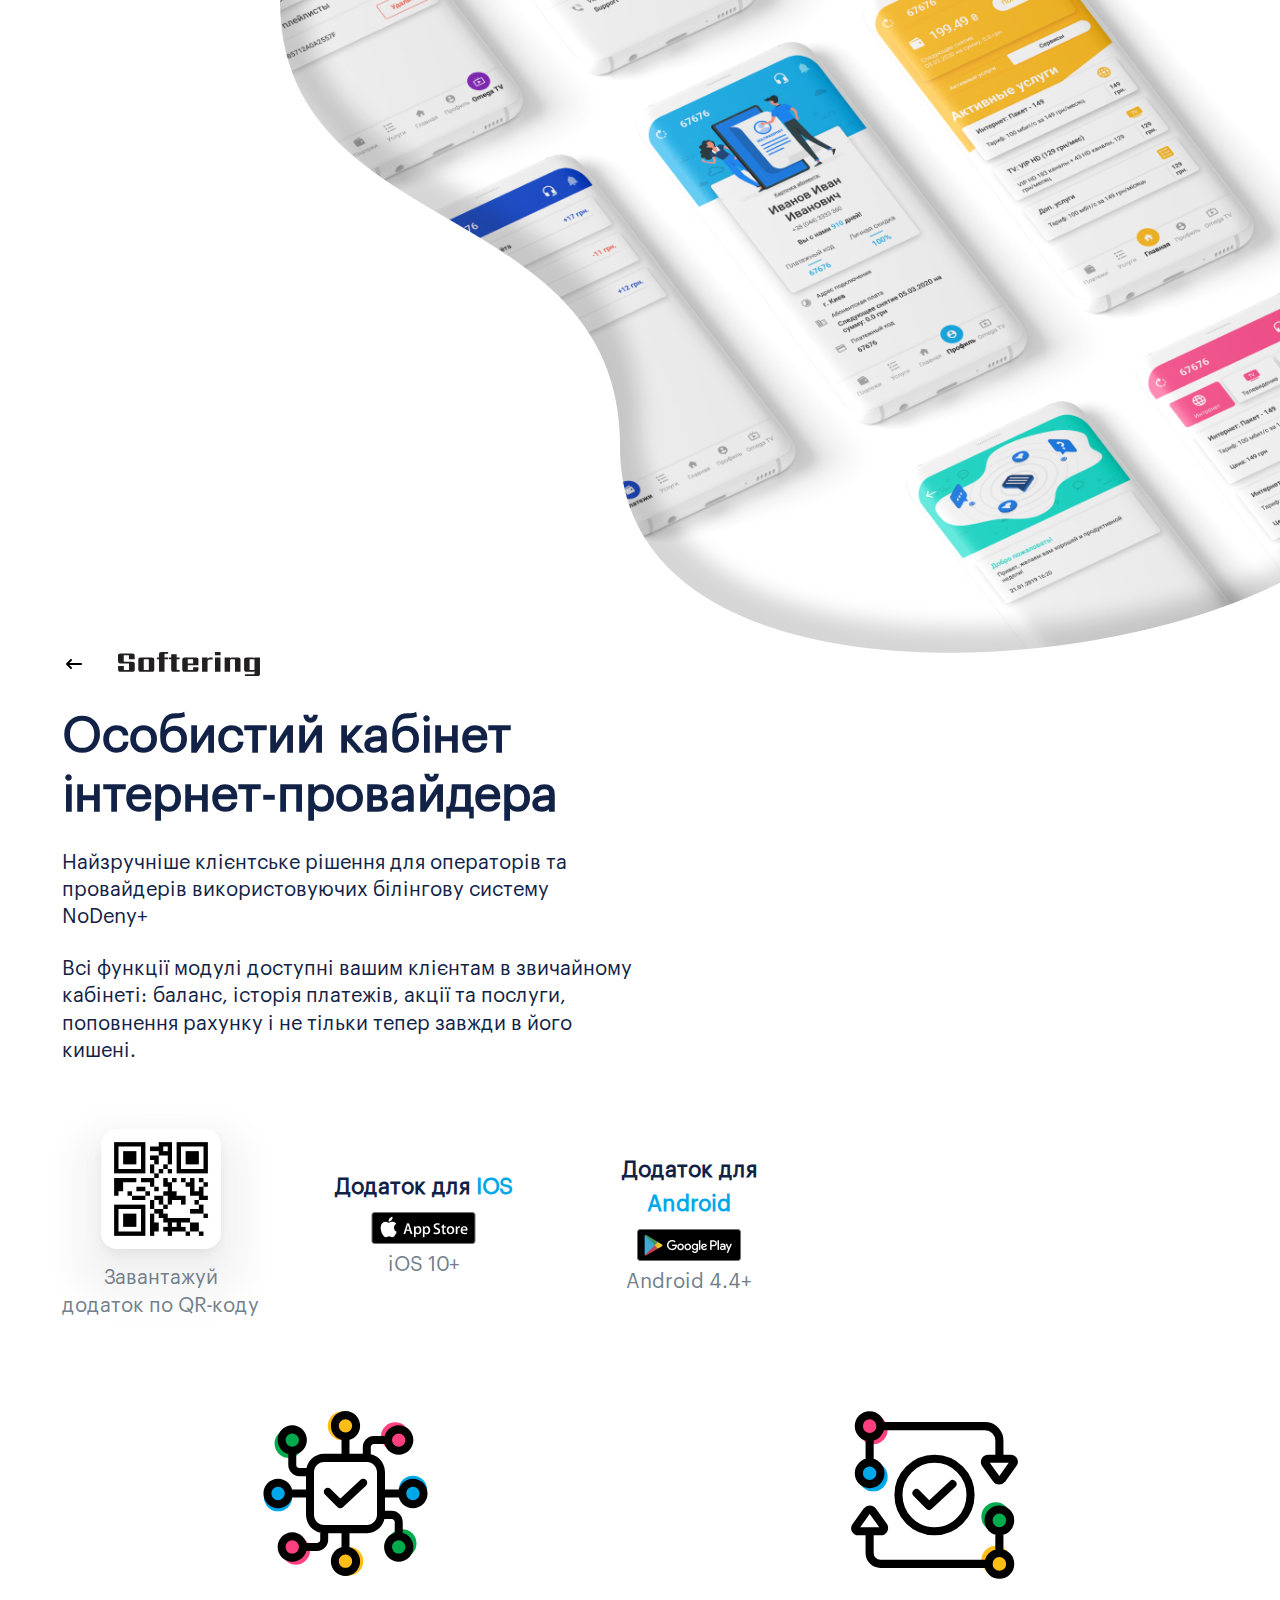
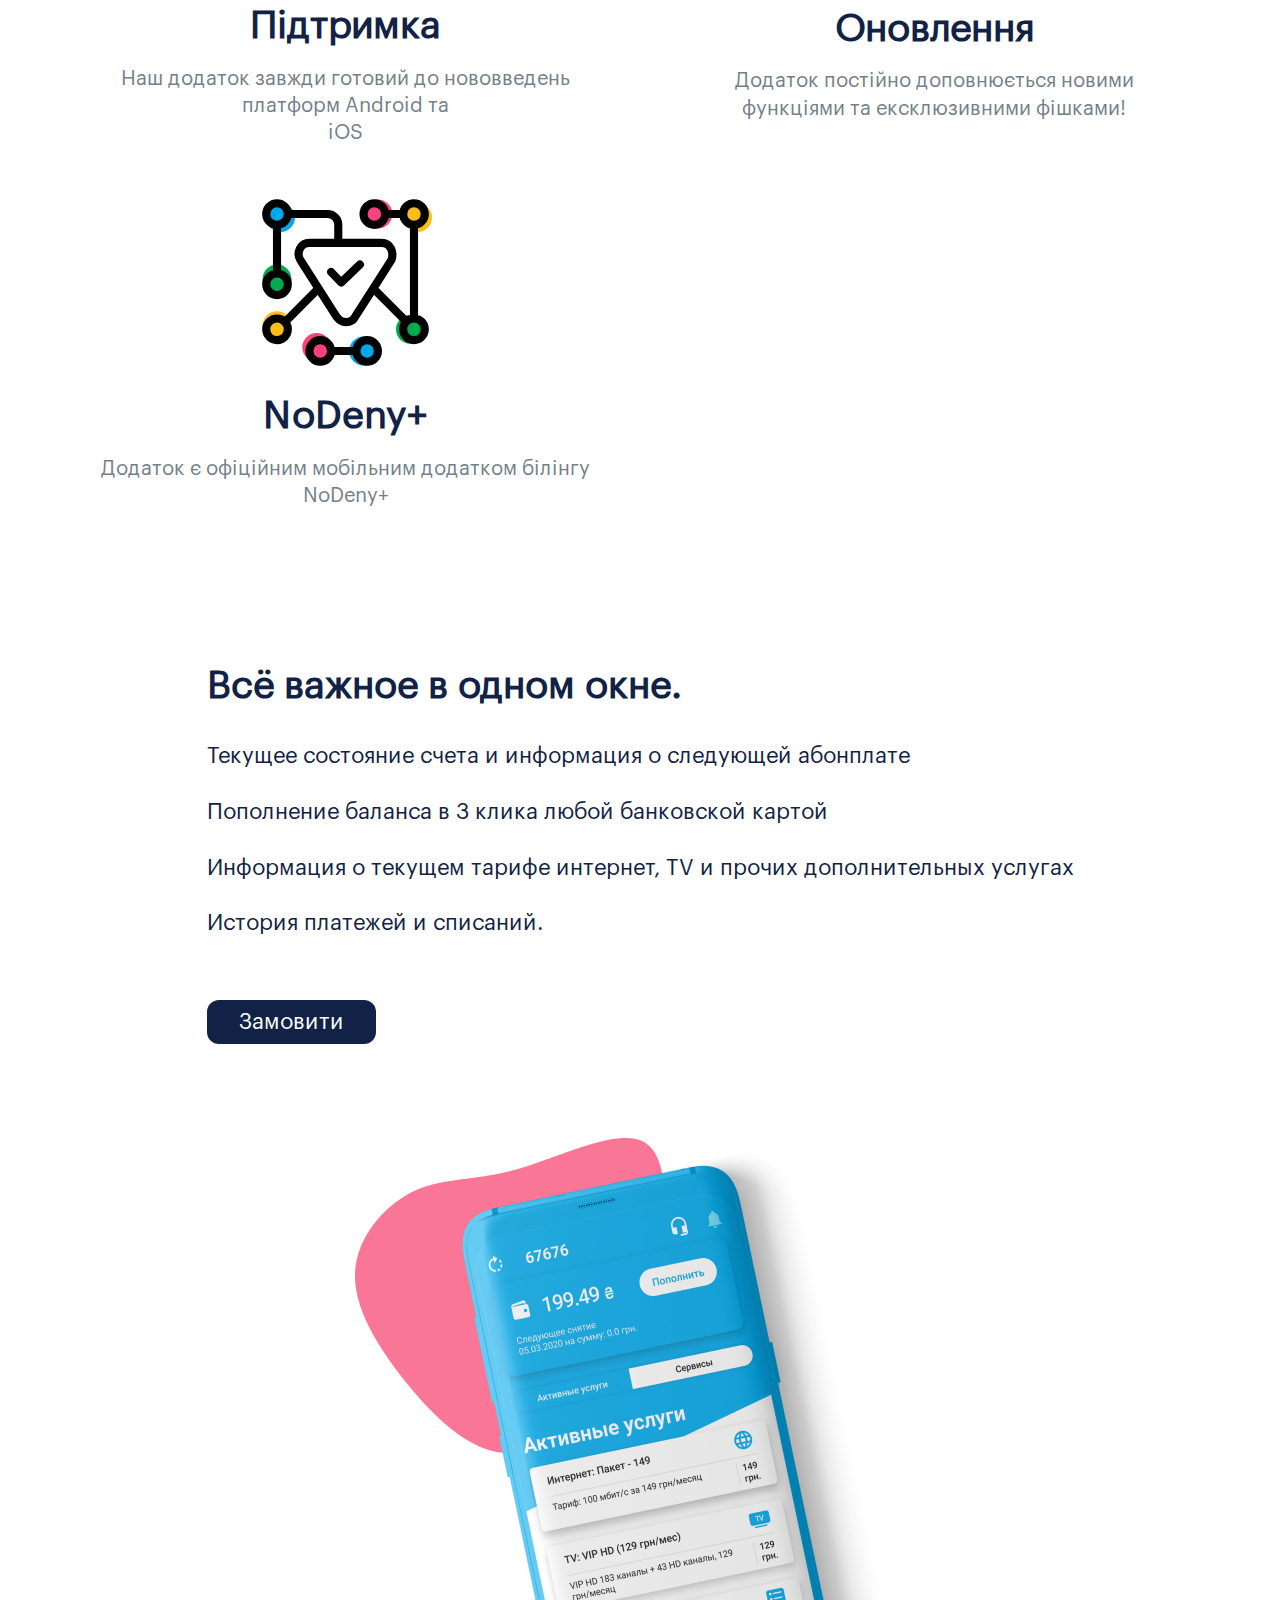
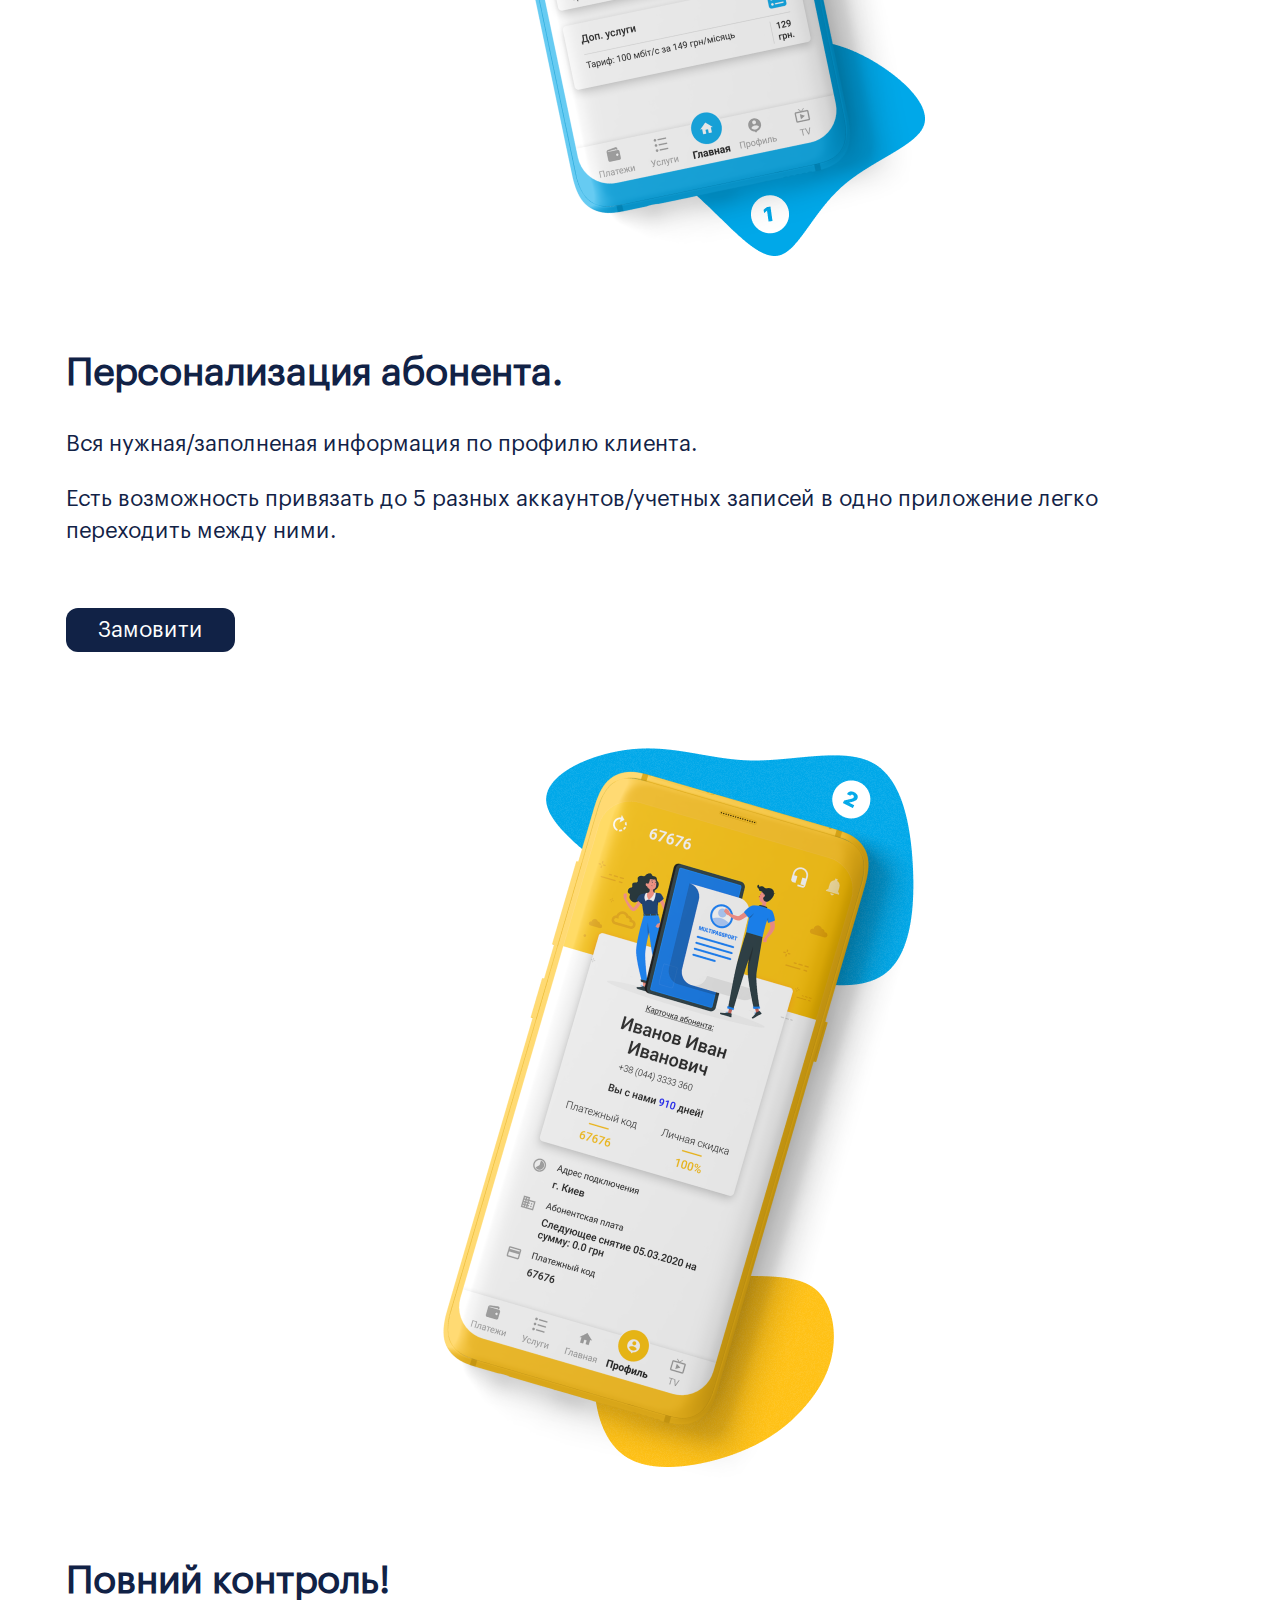
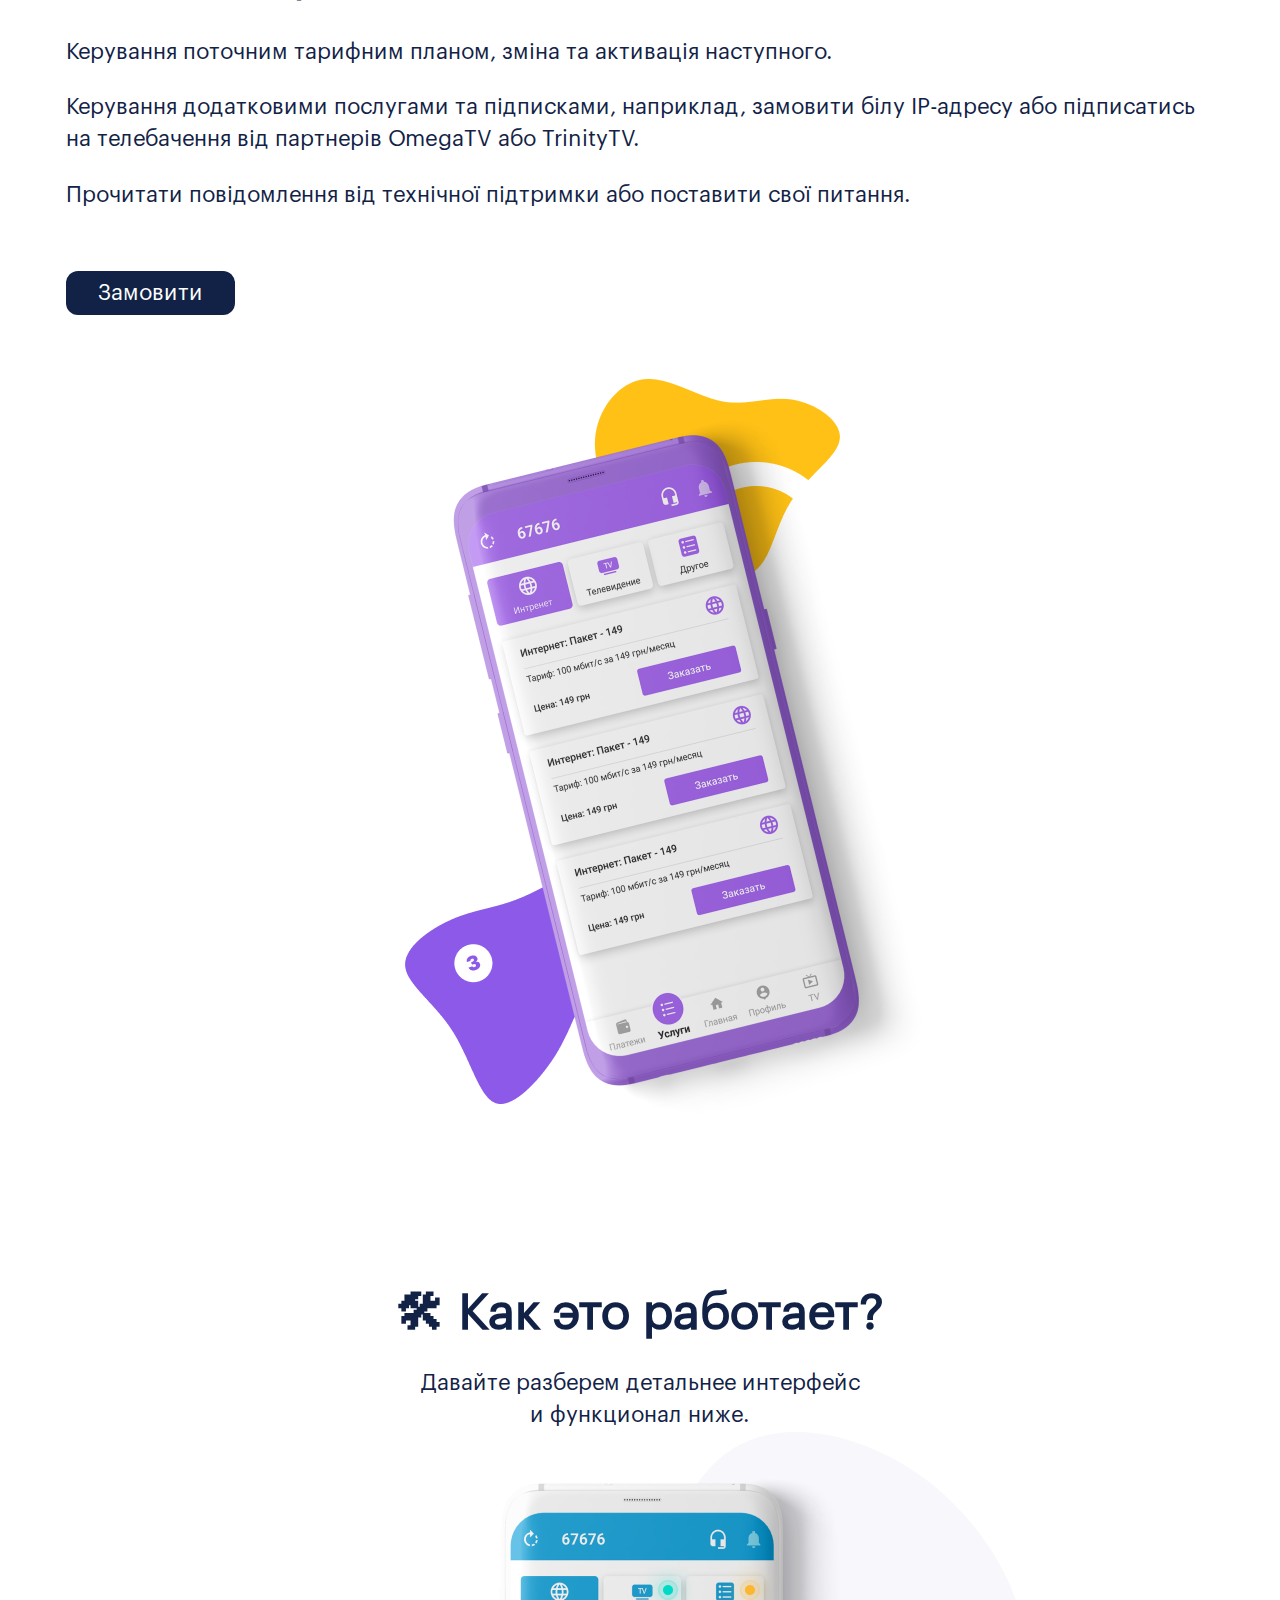
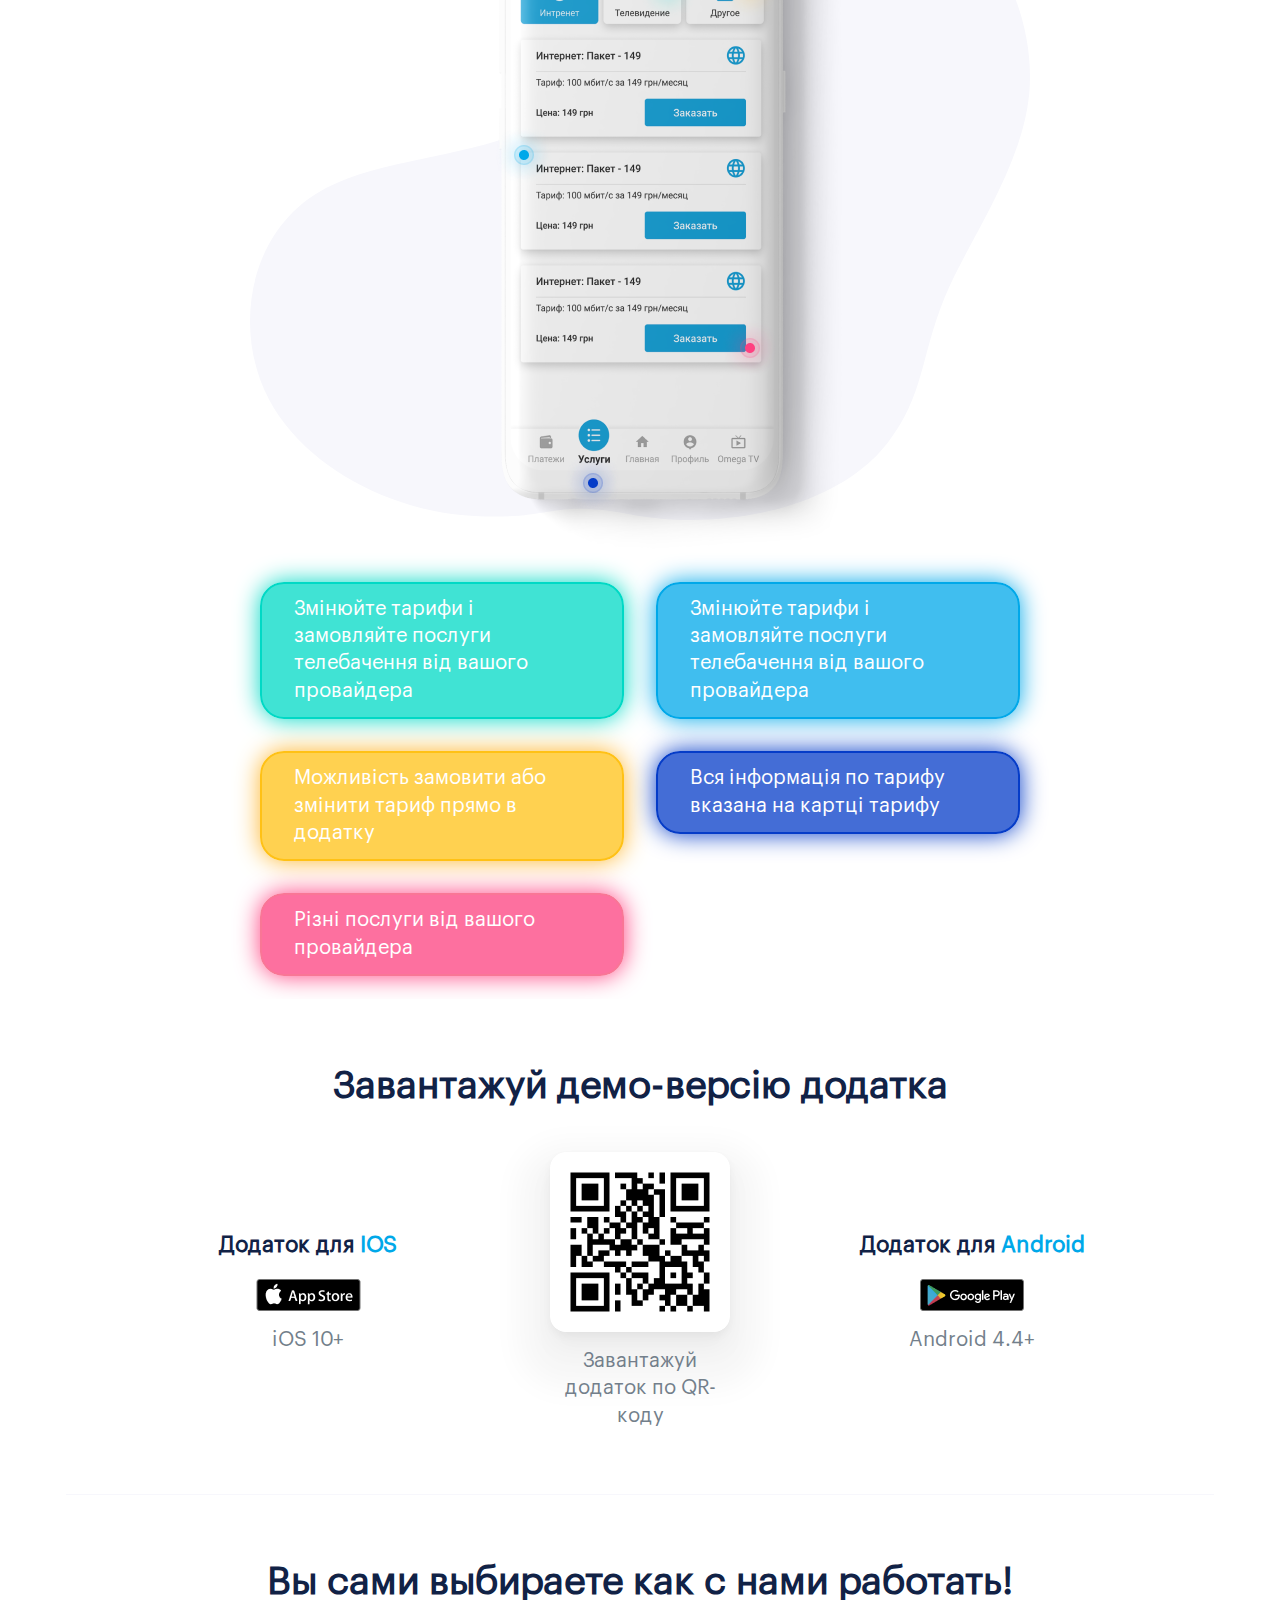
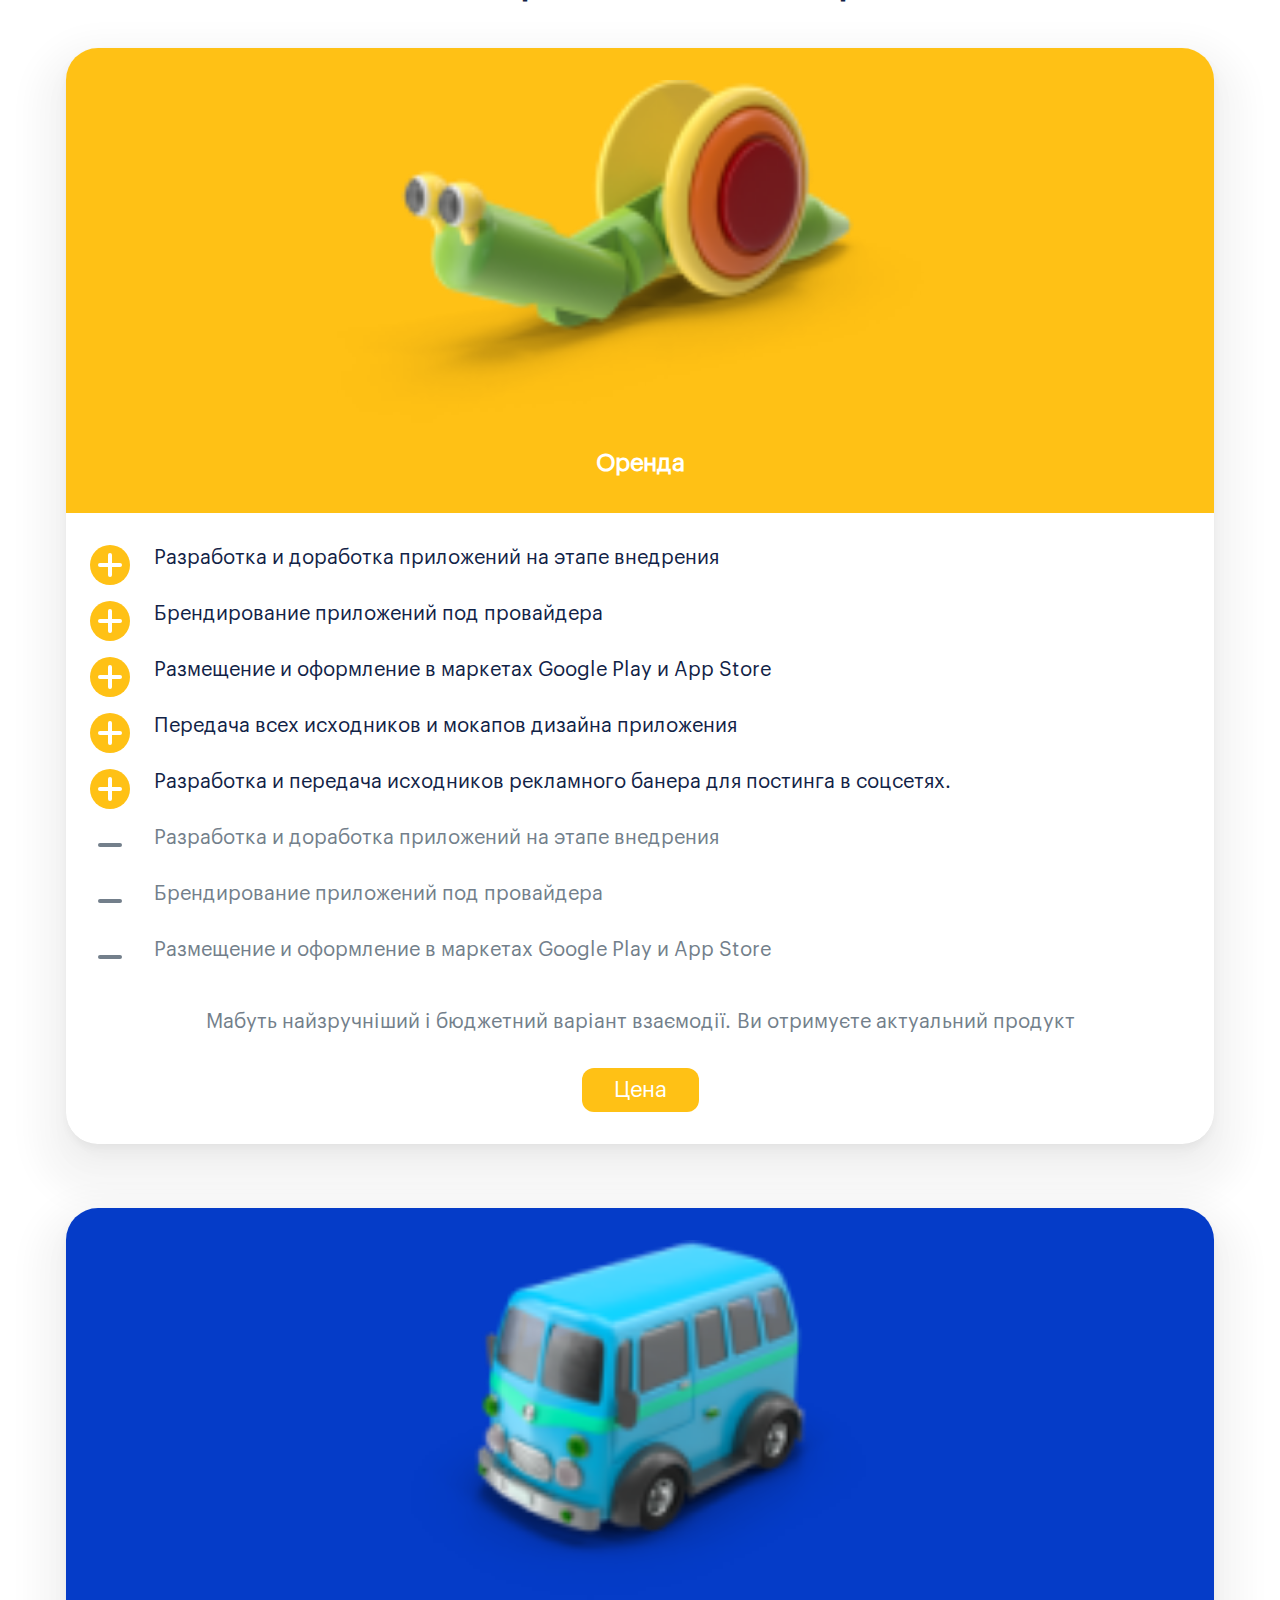
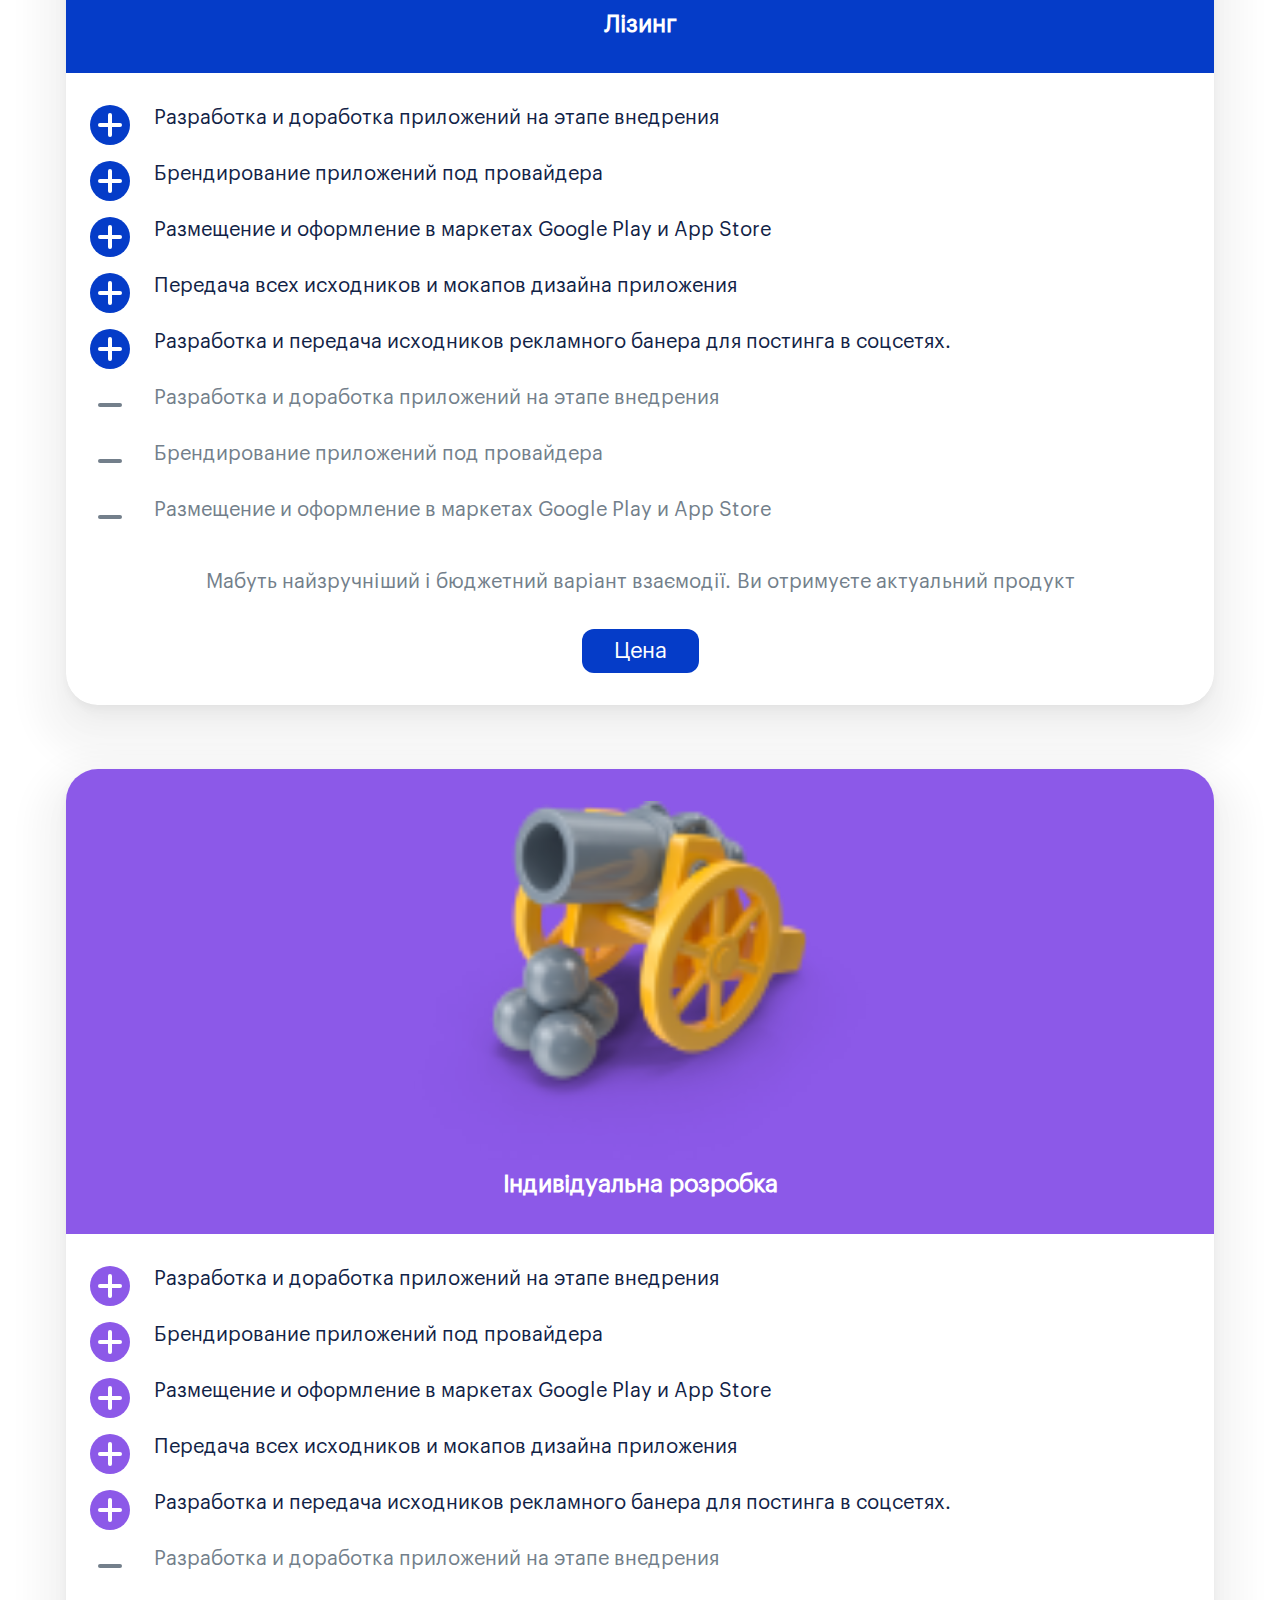
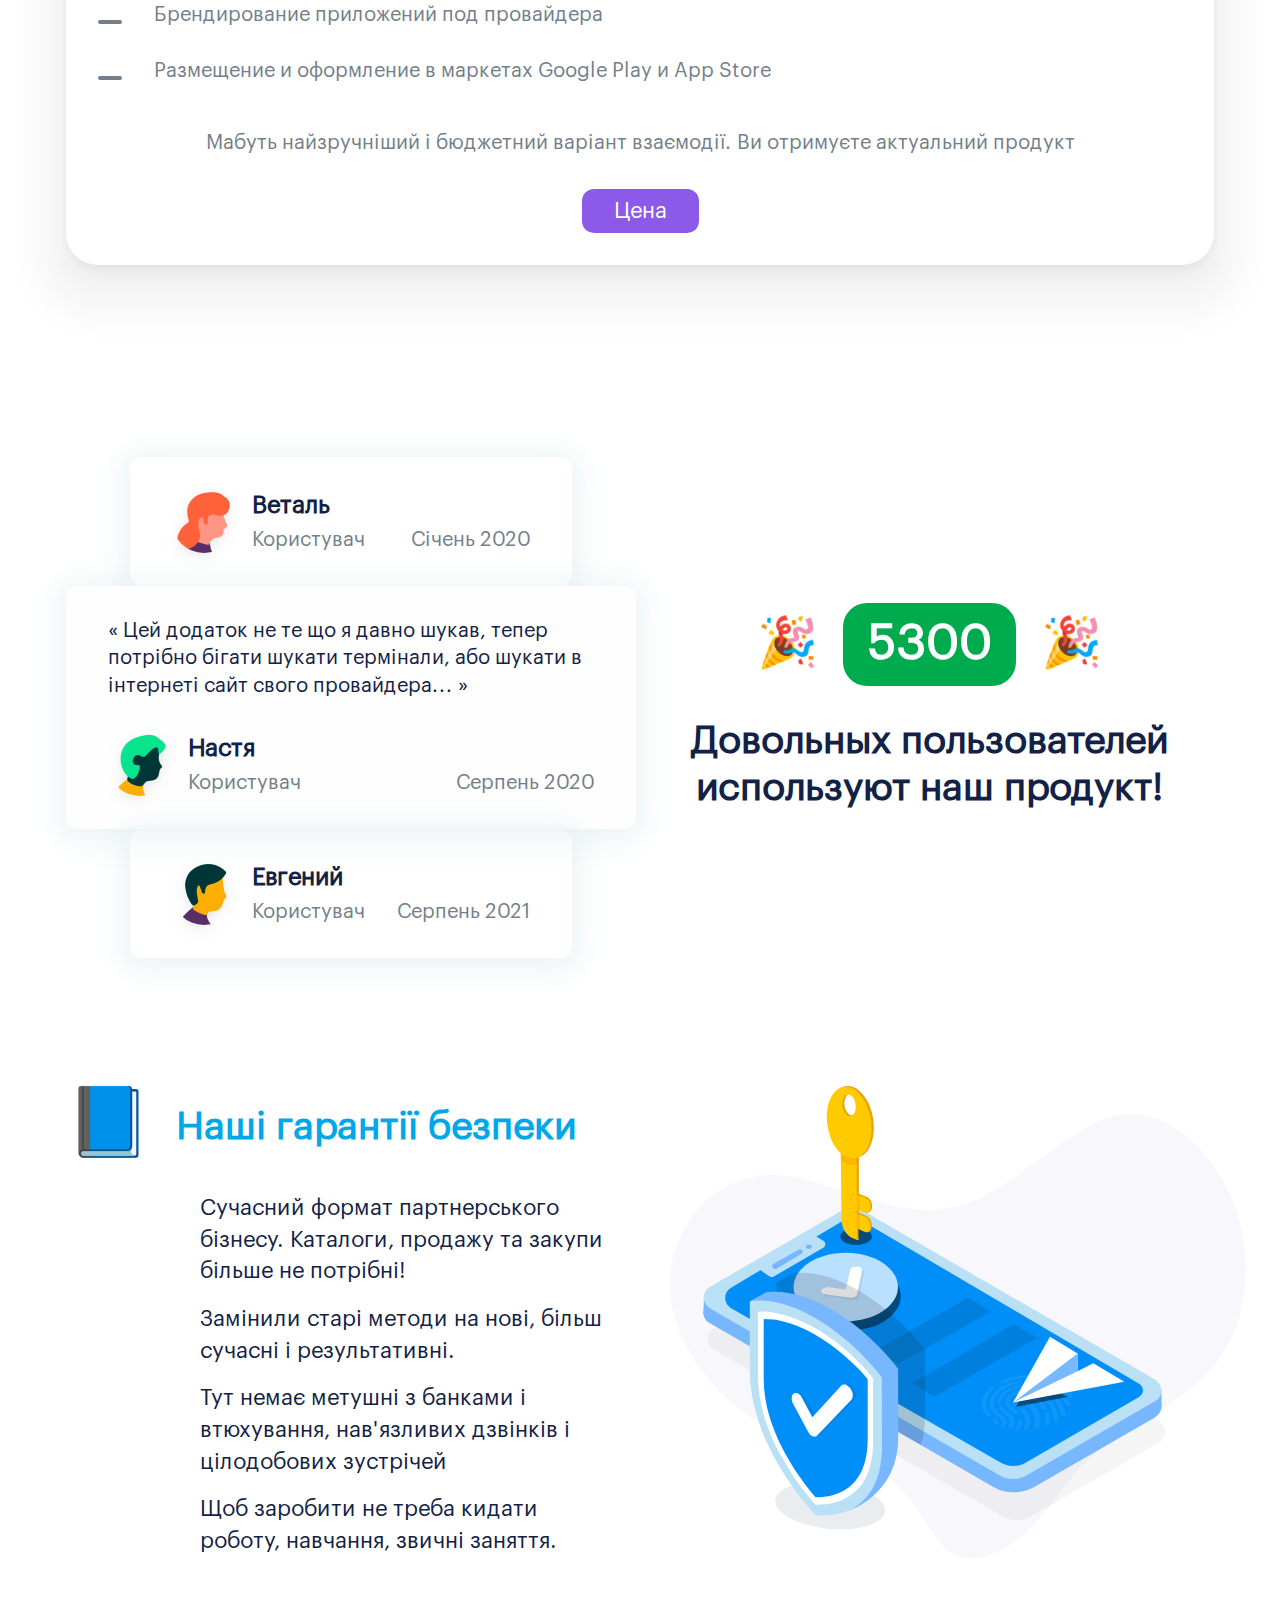
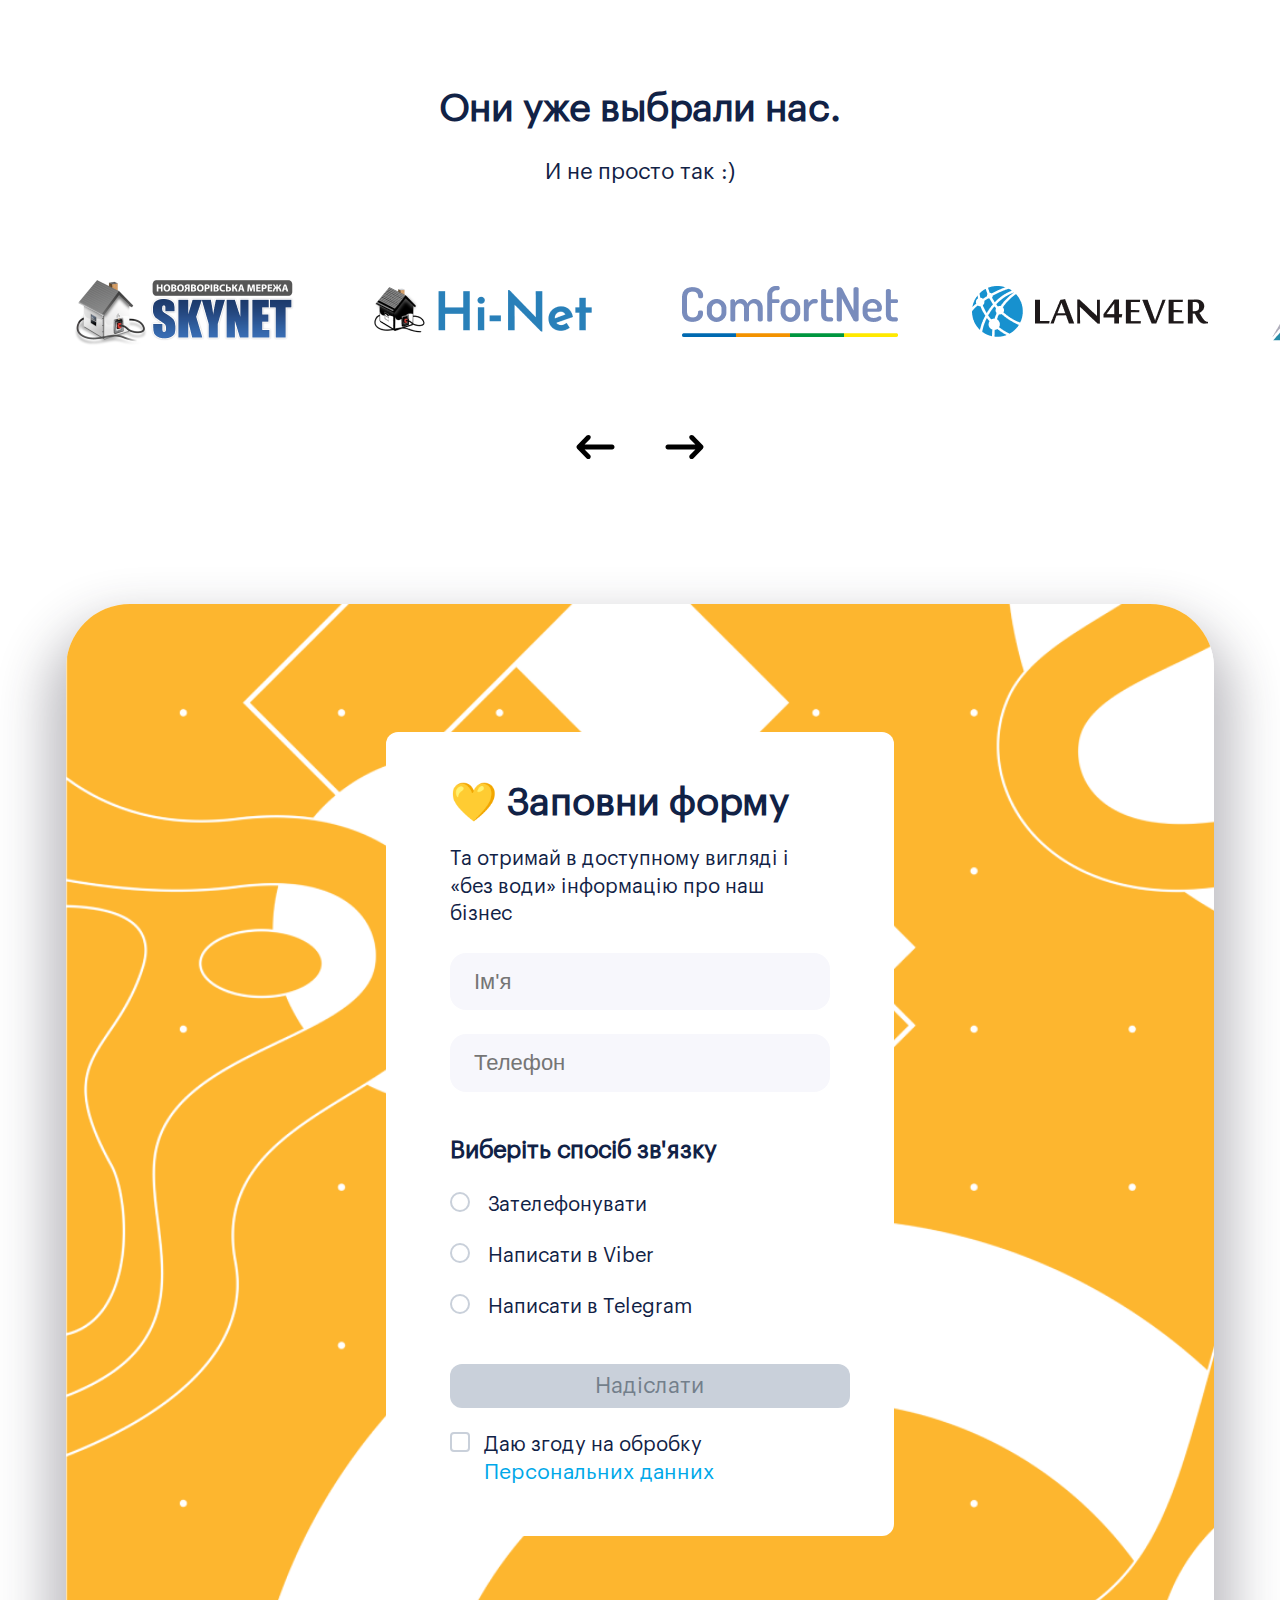
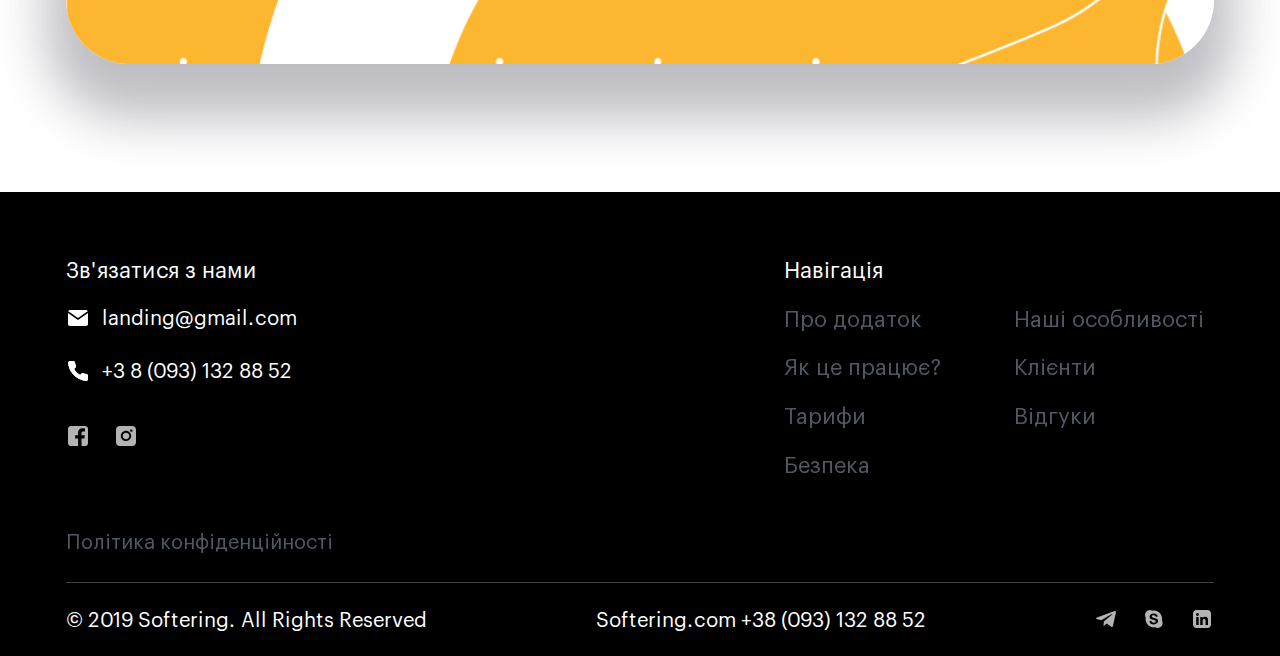
<file: index.html>
<!DOCTYPE html>
<html>
    <head>
        <meta charset="utf-8">
        <!-- Стиль сайта -->
        <!-- <link href="./css/style.css" rel="stylesheet"> -->
        <link href="./css/index.css" rel="stylesheet">
        <!-- Стиль шрифтов -->
        <link href="./font/fonts.css" rel="stylesheet">
        <title>Softering</title>
    </head>
    <body>
        <!-- Йобаний красівий беграунд -->
        <div class="banner">
            <div class='banner__container-absolute'>
            <div class='banner__container-relative'>
                <img class="banner__background-img" src="./img/Bannerr/background.png">
            </div>
            </div>
            <img class="banner__mask-img" src="./img/Bannerr/Mask.png">
        </div>
        <div class="header center-alignment-home">
            <a href="" class="header__back-logo">
                <div>
                    <img src="./img/header/Arrow-back.svg">
                    <img src="./img/header/Logo-Softering.svg">
                </div>
            </a>
            <div class="header__about-project">
                <div class="header__info">
                    <h2 class="H2ExtraBold">Особистий кабінет інтернет-провайдера</h2>
                    <p class="Regular-S">Найзручніше клієнтське рішення для операторів та провайдерів використовуючих білінгову систему NoDeny+</p>
                    <p class="Regular-S">Всі функції модулі доступні вашим клієнтам в звичайному кабінеті: баланс, історія платежів, акції та послуги, поповнення рахунку і не тільки тепер завжди в його кишені.</p>
                </div>
                <div class="header__download-links">
                    <div class="header__QR">
                        <span class="header__QR-img">
                            <img src="./img/header/links-QR.png">
                        </span>
                        <span class="grey_text Medium-S">Завантажуй</br> додаток по QR-коду</span>
                    </div>
                    <div class="header__applications">
                        <div class="applications-app">
                            <span class="applications-text H6Bold">Додаток для <span class="SkyBlue_text">IOS</span></span>
                            <a href=''><img src="./img/applications/AppStore.png"></a>
                            <span class="grey_text Medium-S">iOS 10+</span>
                        </div>
                        <div class="applications-app">
                            <span class="applications-text H6Bold">Додаток для <span class="SkyBlue_text">Android</span></span>
                            <a href=''><img src="./img/applications/GooglePlay.png"></a>
                            <span class="grey_text Medium-S">Android 4.4+</span>
                        </div>
                    </div>
                </div>
            </div>
        </div>
        <div class="list center-alignment">
             <ul class="list__cards">
                <li class="list__card-1 list__card">
                    <img src="./img/list/01.svg">
                    <div class="list__texts">
                        <h3 class="H3ExtraBold">Підтримка</h3>
                        <p class="Medium-S">Наш додаток завжди готовий до нововведень платформ Android та</br>iOS</p>
                    </div>
                </li>
                <li class="list__card-2 list__card">
                    <img src="./img/list/02.svg">
                    <div class="list__texts">
                        <h3 class="H3ExtraBold">Оновлення</h3>
                        <p class="Medium-S">Додаток постійно доповнюється новими функціями та ексклюзивними фішками!</p>
                    </div>
                </li>
                <li class="list__card-3 list__card">
                    <img src="./img/list/03.svg">
                    <div class="list__texts">
                        <h3 class="H3ExtraBold">NoDeny+</h3>
                        <p class="Medium-S">Додаток є офіційним мобільним додатком білінгу NoDeny+</p>
                    </div>
                </li>
             </ul>
        </div>
        <div class="about-order center-alignment">
            <div class="about-order__card">
                <img src="./img/about-order/01.png">
                <div class="about-order__info-block">
                    <div class="about-order__text-block">
                        <h3 class="H3ExtraBold">Всё важное в одном окне.</h3>
                        <div class="Regular-M">
                            <p>Текущее состояние счета и информация о следующей абонплате</p>
                            <p>Пополнение баланса в 3 клика любой банковской картой</p>
                            <p>Информация о текущем тарифе интернет, TV и прочих дополнительных услугах</p>
                            <p>История платежей и списаний.</p>
                        </div>
                    </div>
                    <div>
                        <button id='' class="button-primary">Замовити</button>
                    </div>
                </div>
            </div>
            <div class="about-order__card">
                <img src="./img/about-order/02.png">
                <div class="about-order__info-block">
                    <div class="about-order__text-block">
                        <h3 class="H3ExtraBold">Персонализация абонента.</h3>
                        <div class="Regular-M">
                            <p>Вся нужная/заполненая информация по профилю клиента.</p>
                            <p>Есть возможность привязать до 5 разных аккаунтов/учетных записей в одно приложение легко переходить между ними.</p>
                        </div>
                    </div>
                    <div>
                        <button id='' class="button-primary">Замовити</button>
                    </div>
                </div>
            </div>
            <div class="about-order__card">
                <img src="./img/about-order/03.png">
                <div class="about-order__info-block">
                    <div class="about-order__text-block">
                        <h3 class="H3ExtraBold">Повний контроль!</h3>
                        <div class="Regular-M">
                            <p>Керування поточним тарифним планом, зміна та активація наступного.</p>
                            <p>Керування додатковими послугами та підписками, наприклад, замовити білу IP-адресу або підписатись на телебачення від партнерів OmegaTV або TrinityTV. </p>
                            <p>Прочитати повідомлення від технічної підтримки або поставити свої питання. </p>
                        </div>
                    </div>
                    <div>
                        <button id='' class="button-primary">Замовити</button>
                    </div>
                </div>
            </div>
        </div>
        <div class="how-works center-alignment">
            <div class="how-works__title">
                <h2 class="H2ExtraBold">🛠 Как это работает?</h2>
                <p class="Medium-M">Давайте разберем детальнее интерфейс</br> и функционал ниже.</p>
            </div>
            <div class="how-works__info">
                <img src="./img/how-works/mobile.png">
                <div class="how-works__cards">
                    <div>
                        <p class="Medium-S">Змінюйте тарифи і замовляйте послуги телебачення від вашого провайдера</p>
                        <p class="Medium-S">Вся інформація по тарифу вказана на картці тарифу</p></div>
                    <div>
                        <p class="Medium-S">Змінюйте тарифи і замовляйте послуги телебачення від вашого провайдера</p>
                        <p class="Medium-S">Можливість замовити або змінити тариф прямо в додатку</p>
                        <p class="Medium-S">Різні послуги від вашого провайдера</p>
                    </div>
                </div>
                <img src="./img/how-works/Vector.svg">
            </div>
        </div>
        <div class="download-links-demo center-alignment">
            <h3 class="H3ExtraBold">Завантажуй демо-версію додатка</h3>
            <ul>
                <li class="applications-app">
                    <span class="applications-text H6Bold">Додаток для <span class="SkyBlue_text">IOS</span></span>
                    <a href=''><img src="./img/applications/AppStore.png"></a>
                    <span class="grey_text Medium-S">iOS 10+</span>
                </li>
                <li class="download-links-demo__QR-code">
                    <div class="download-links-demo__block">
                        <img src="./img/download-links-demo/links-QR-demo.png">
                    </div>
                    <span class="grey_text Medium-S">Завантажуй</br> додаток по QR-коду</span>
                </li>
                <li class="applications-app">
                    <span class="applications-text H6Bold">Додаток для <span class="SkyBlue_text">Android</span></span>
                    <a href=''><img src="./img/applications/GooglePlay.png"></a>
                    <span class="grey_text Medium-S">Android 4.4+</span>
                </li>
            </ul>
        </div>
        <div class="line"></div>
        <div class="rates center-alignment">
            <h3 class="H3ExtraBold">Вы сами выбираете как с нами работать!</h3>
            <ul class="rates__cards">
                <li class="rates__card rates_yellow">
                    <div class="rates__title">
                        <img src="./img/rates/yellow-card.png">
                        <h5 class="H5Bold">Оренда</h5>
                    </div>
                    <div class="rates__info">
                        <ul>
                            <li class="rates__text">
                                <svg width="20" height="20" viewBox="0 0 20 20" fill="none" xmlns="http://www.w3.org/2000/svg">
                                    <g clip-path="url(#clip0_263_393)">
                                    <circle cx="10" cy="10" r="10"/>
                                    <path d="M10 5V15" stroke="white" stroke-width="2" stroke-linecap="round" stroke-linejoin="round"/>
                                    <path d="M5 10H15" stroke="white" stroke-width="2" stroke-linecap="round" stroke-linejoin="round"/>
                                    </g>
                                    <defs>
                                    <clipPath id="clip0_263_393">
                                    <rect width="20" height="20" fill="white"/>
                                    </clipPath>
                                    </defs>
                                </svg>                                    
                                <p class="Regular-S">Разработка и доработка приложений на этапе внедрения</p>
                            </li>
                            <li class="rates__text">
                                <svg width="20" height="20" viewBox="0 0 20 20" fill="none" xmlns="http://www.w3.org/2000/svg">
                                    <g clip-path="url(#clip0_263_393)">
                                    <circle cx="10" cy="10" r="10"/>
                                    <path d="M10 5V15" stroke="white" stroke-width="2" stroke-linecap="round" stroke-linejoin="round"/>
                                    <path d="M5 10H15" stroke="white" stroke-width="2" stroke-linecap="round" stroke-linejoin="round"/>
                                    </g>
                                    <defs>
                                    <clipPath id="clip0_263_393">
                                    <rect width="20" height="20" fill="white"/>
                                    </clipPath>
                                    </defs>
                                </svg>                                    
                                <p class="Regular-S">Брендирование приложений под провайдера </p>
                            </li>
                            <li class="rates__text">
                                <svg width="20" height="20" viewBox="0 0 20 20" fill="none" xmlns="http://www.w3.org/2000/svg">
                                    <g clip-path="url(#clip0_263_393)">
                                    <circle cx="10" cy="10" r="10"/>
                                    <path d="M10 5V15" stroke="white" stroke-width="2" stroke-linecap="round" stroke-linejoin="round"/>
                                    <path d="M5 10H15" stroke="white" stroke-width="2" stroke-linecap="round" stroke-linejoin="round"/>
                                    </g>
                                    <defs>
                                    <clipPath id="clip0_263_393">
                                    <rect width="20" height="20" fill="white"/>
                                    </clipPath>
                                    </defs>
                                </svg> 
                                <p class="Regular-S">Размещение и оформление в маркетах Google Play и App Store</p>
                            </li>
                            <li class="rates__text">
                                <svg width="20" height="20" viewBox="0 0 20 20" fill="none" xmlns="http://www.w3.org/2000/svg">
                                    <g clip-path="url(#clip0_263_393)">
                                    <circle cx="10" cy="10" r="10"/>
                                    <path d="M10 5V15" stroke="white" stroke-width="2" stroke-linecap="round" stroke-linejoin="round"/>
                                    <path d="M5 10H15" stroke="white" stroke-width="2" stroke-linecap="round" stroke-linejoin="round"/>
                                    </g>
                                    <defs>
                                    <clipPath id="clip0_263_393">
                                    <rect width="20" height="20" fill="white"/>
                                    </clipPath>
                                    </defs>
                                </svg> 
                                <p class="Regular-S">Передача всех исходников и мокапов дизайна приложения</p>
                            </li>
                            <li class="rates__text">
                                <svg width="20" height="20" viewBox="0 0 20 20" fill="none" xmlns="http://www.w3.org/2000/svg">
                                    <g clip-path="url(#clip0_263_393)">
                                    <circle cx="10" cy="10" r="10"/>
                                    <path d="M10 5V15" stroke="white" stroke-width="2" stroke-linecap="round" stroke-linejoin="round"/>
                                    <path d="M5 10H15" stroke="white" stroke-width="2" stroke-linecap="round" stroke-linejoin="round"/>
                                    </g>
                                    <defs>
                                    <clipPath id="clip0_263_393">
                                    <rect width="20" height="20" fill="white"/>
                                    </clipPath>
                                    </defs>
                                </svg> 
                                <p class="Regular-S">Разработка и передача исходников рекламного банера для постинга в соцсетях.</p>
                            </li>
                            <li class="rates__text">
                                <svg width="20" height="20" viewBox="0 0 20 20" fill="none" xmlns="http://www.w3.org/2000/svg">
                                    <g clip-path="url(#clip0_263_400)">
                                    <circle cx="10" cy="10" r="10" fill="white"/>
                                    <path d="M5 10H15" stroke="#737F8B" stroke-width="2" stroke-linecap="round" stroke-linejoin="round"/>
                                    </g>
                                    <defs>
                                    <clipPath id="clip0_263_400">
                                    <rect width="20" height="20" fill="white"/>
                                    </clipPath>
                                    </defs>
                                </svg>                                    
                                <p class="Regular-S">Разработка и доработка приложений на этапе внедрения</p>
                            </li>
                            <li class="rates__text">
                                <svg width="20" height="20" viewBox="0 0 20 20" fill="none" xmlns="http://www.w3.org/2000/svg">
                                    <g clip-path="url(#clip0_263_400)">
                                    <circle cx="10" cy="10" r="10" fill="white"/>
                                    <path d="M5 10H15" stroke="#737F8B" stroke-width="2" stroke-linecap="round" stroke-linejoin="round"/>
                                    </g>
                                    <defs>
                                    <clipPath id="clip0_263_400">
                                    <rect width="20" height="20" fill="white"/>
                                    </clipPath>
                                    </defs>
                                </svg>                                    
                                <p class="Regular-S">Брендирование приложений под провайдера </p>
                            </li>
                            <li class="rates__text">
                                <svg width="20" height="20" viewBox="0 0 20 20" fill="none" xmlns="http://www.w3.org/2000/svg">
                                    <g clip-path="url(#clip0_263_400)">
                                    <circle cx="10" cy="10" r="10" fill="white"/>
                                    <path d="M5 10H15" stroke="#737F8B" stroke-width="2" stroke-linecap="round" stroke-linejoin="round"/>
                                    </g>
                                    <defs>
                                    <clipPath id="clip0_263_400">
                                    <rect width="20" height="20" fill="white"/>
                                    </clipPath>
                                    </defs>
                                </svg>                                    
                                <p class="Regular-S">Размещение и оформление в маркетах Google Play и App Store  </p>
                            </li>
                        </ul>
                        <p class="Medium-S">Мабуть найзручніший і бюджетний варіант взаємодії. Ви отримуєте актуальний продукт</p>
                        <div><button class="button-colored button-colored-yellow">Цена</button></div>
                    </div>
                </li>
                <li class="rates__card rates_blue">
                    <div class="rates__title">
                        <img src="./img/rates/blue-card.png">
                        <h5 class="H5Bold">Лізинг</h5>
                    </div>
                    <div class="rates__info">
                        <ul>
                            <li class="rates__text">
                                <svg width="20" height="20" viewBox="0 0 20 20" fill="none" xmlns="http://www.w3.org/2000/svg">
                                    <g clip-path="url(#clip0_263_393)">
                                    <circle cx="10" cy="10" r="10"/>
                                    <path d="M10 5V15" stroke="white" stroke-width="2" stroke-linecap="round" stroke-linejoin="round"/>
                                    <path d="M5 10H15" stroke="white" stroke-width="2" stroke-linecap="round" stroke-linejoin="round"/>
                                    </g>
                                    <defs>
                                    <clipPath id="clip0_263_393">
                                    <rect width="20" height="20" fill="white"/>
                                    </clipPath>
                                    </defs>
                                </svg>                                    
                                <p class="Regular-S">Разработка и доработка приложений на этапе внедрения</p>
                            </li>
                            <li class="rates__text">
                                <svg width="20" height="20" viewBox="0 0 20 20" fill="none" xmlns="http://www.w3.org/2000/svg">
                                    <g clip-path="url(#clip0_263_393)">
                                    <circle cx="10" cy="10" r="10"/>
                                    <path d="M10 5V15" stroke="white" stroke-width="2" stroke-linecap="round" stroke-linejoin="round"/>
                                    <path d="M5 10H15" stroke="white" stroke-width="2" stroke-linecap="round" stroke-linejoin="round"/>
                                    </g>
                                    <defs>
                                    <clipPath id="clip0_263_393">
                                    <rect width="20" height="20" fill="white"/>
                                    </clipPath>
                                    </defs>
                                </svg>                                    
                                <p class="Regular-S">Брендирование приложений под провайдера </p>
                            </li>
                            <li class="rates__text">
                                <svg width="20" height="20" viewBox="0 0 20 20" fill="none" xmlns="http://www.w3.org/2000/svg">
                                    <g clip-path="url(#clip0_263_393)">
                                    <circle cx="10" cy="10" r="10"/>
                                    <path d="M10 5V15" stroke="white" stroke-width="2" stroke-linecap="round" stroke-linejoin="round"/>
                                    <path d="M5 10H15" stroke="white" stroke-width="2" stroke-linecap="round" stroke-linejoin="round"/>
                                    </g>
                                    <defs>
                                    <clipPath id="clip0_263_393">
                                    <rect width="20" height="20" fill="white"/>
                                    </clipPath>
                                    </defs>
                                </svg> 
                                <p class="Regular-S">Размещение и оформление в маркетах Google Play и App Store</p>
                            </li>
                            <li class="rates__text">
                                <svg width="20" height="20" viewBox="0 0 20 20" fill="none" xmlns="http://www.w3.org/2000/svg">
                                    <g clip-path="url(#clip0_263_393)">
                                    <circle cx="10" cy="10" r="10"/>
                                    <path d="M10 5V15" stroke="white" stroke-width="2" stroke-linecap="round" stroke-linejoin="round"/>
                                    <path d="M5 10H15" stroke="white" stroke-width="2" stroke-linecap="round" stroke-linejoin="round"/>
                                    </g>
                                    <defs>
                                    <clipPath id="clip0_263_393">
                                    <rect width="20" height="20" fill="white"/>
                                    </clipPath>
                                    </defs>
                                </svg> 
                                <p class="Regular-S">Передача всех исходников и мокапов дизайна приложения</p>
                            </li>
                            <li class="rates__text">
                                <svg width="20" height="20" viewBox="0 0 20 20" fill="none" xmlns="http://www.w3.org/2000/svg">
                                    <g clip-path="url(#clip0_263_393)">
                                    <circle cx="10" cy="10" r="10"/>
                                    <path d="M10 5V15" stroke="white" stroke-width="2" stroke-linecap="round" stroke-linejoin="round"/>
                                    <path d="M5 10H15" stroke="white" stroke-width="2" stroke-linecap="round" stroke-linejoin="round"/>
                                    </g>
                                    <defs>
                                    <clipPath id="clip0_263_393">
                                    <rect width="20" height="20" fill="white"/>
                                    </clipPath>
                                    </defs>
                                </svg> 
                                <p class="Regular-S">Разработка и передача исходников рекламного банера для постинга в соцсетях.</p>
                            </li>
                            <li class="rates__text">
                                <svg width="20" height="20" viewBox="0 0 20 20" fill="none" xmlns="http://www.w3.org/2000/svg">
                                    <g clip-path="url(#clip0_263_400)">
                                    <circle cx="10" cy="10" r="10" fill="white"/>
                                    <path d="M5 10H15" stroke="#737F8B" stroke-width="2" stroke-linecap="round" stroke-linejoin="round"/>
                                    </g>
                                    <defs>
                                    <clipPath id="clip0_263_400">
                                    <rect width="20" height="20" fill="white"/>
                                    </clipPath>
                                    </defs>
                                </svg>                                    
                                <p class="Regular-S">Разработка и доработка приложений на этапе внедрения</p>
                            </li>
                            <li class="rates__text">
                                <svg width="20" height="20" viewBox="0 0 20 20" fill="none" xmlns="http://www.w3.org/2000/svg">
                                    <g clip-path="url(#clip0_263_400)">
                                    <circle cx="10" cy="10" r="10" fill="white"/>
                                    <path d="M5 10H15" stroke="#737F8B" stroke-width="2" stroke-linecap="round" stroke-linejoin="round"/>
                                    </g>
                                    <defs>
                                    <clipPath id="clip0_263_400">
                                    <rect width="20" height="20" fill="white"/>
                                    </clipPath>
                                    </defs>
                                </svg>                                    
                                <p class="Regular-S">Брендирование приложений под провайдера </p>
                            </li>
                            <li class="rates__text">
                                <svg width="20" height="20" viewBox="0 0 20 20" fill="none" xmlns="http://www.w3.org/2000/svg">
                                    <g clip-path="url(#clip0_263_400)">
                                    <circle cx="10" cy="10" r="10" fill="white"/>
                                    <path d="M5 10H15" stroke="#737F8B" stroke-width="2" stroke-linecap="round" stroke-linejoin="round"/>
                                    </g>
                                    <defs>
                                    <clipPath id="clip0_263_400">
                                    <rect width="20" height="20" fill="white"/>
                                    </clipPath>
                                    </defs>
                                </svg>                                    
                                <p class="Regular-S">Размещение и оформление в маркетах Google Play и App Store  </p>
                            </li>
                        </ul>
                        <p class="Medium-S">Мабуть найзручніший і бюджетний варіант взаємодії. Ви отримуєте актуальний продукт</p>
                        <div><button class="button-colored button-colored-yellow">Цена</button></div>
                    </div>
                </li>
                <li class="rates__card rates_purple">
                    <div class="rates__title">
                        <img src="./img/rates/purple-card.png">
                        <h5 class="H5Bold">Індивідуальна розробка</h5>
                    </div>
                    <div class="rates__info">
                        <ul>
                            <li class="rates__text">
                                <svg width="20" height="20" viewBox="0 0 20 20" fill="none" xmlns="http://www.w3.org/2000/svg">
                                    <g clip-path="url(#clip0_263_393)">
                                    <circle cx="10" cy="10" r="10"/>
                                    <path d="M10 5V15" stroke="white" stroke-width="2" stroke-linecap="round" stroke-linejoin="round"/>
                                    <path d="M5 10H15" stroke="white" stroke-width="2" stroke-linecap="round" stroke-linejoin="round"/>
                                    </g>
                                    <defs>
                                    <clipPath id="clip0_263_393">
                                    <rect width="20" height="20" fill="white"/>
                                    </clipPath>
                                    </defs>
                                </svg>                                    
                                <p class="Regular-S">Разработка и доработка приложений на этапе внедрения</p>
                            </li>
                            <li class="rates__text">
                                <svg width="20" height="20" viewBox="0 0 20 20" fill="none" xmlns="http://www.w3.org/2000/svg">
                                    <g clip-path="url(#clip0_263_393)">
                                    <circle cx="10" cy="10" r="10"/>
                                    <path d="M10 5V15" stroke="white" stroke-width="2" stroke-linecap="round" stroke-linejoin="round"/>
                                    <path d="M5 10H15" stroke="white" stroke-width="2" stroke-linecap="round" stroke-linejoin="round"/>
                                    </g>
                                    <defs>
                                    <clipPath id="clip0_263_393">
                                    <rect width="20" height="20" fill="white"/>
                                    </clipPath>
                                    </defs>
                                </svg>                                    
                                <p class="Regular-S">Брендирование приложений под провайдера </p>
                            </li>
                            <li class="rates__text">
                                <svg width="20" height="20" viewBox="0 0 20 20" fill="none" xmlns="http://www.w3.org/2000/svg">
                                    <g clip-path="url(#clip0_263_393)">
                                    <circle cx="10" cy="10" r="10"/>
                                    <path d="M10 5V15" stroke="white" stroke-width="2" stroke-linecap="round" stroke-linejoin="round"/>
                                    <path d="M5 10H15" stroke="white" stroke-width="2" stroke-linecap="round" stroke-linejoin="round"/>
                                    </g>
                                    <defs>
                                    <clipPath id="clip0_263_393">
                                    <rect width="20" height="20" fill="white"/>
                                    </clipPath>
                                    </defs>
                                </svg> 
                                <p class="Regular-S">Размещение и оформление в маркетах Google Play и App Store</p>
                            </li>
                            <li class="rates__text">
                                <svg width="20" height="20" viewBox="0 0 20 20" fill="none" xmlns="http://www.w3.org/2000/svg">
                                    <g clip-path="url(#clip0_263_393)">
                                    <circle cx="10" cy="10" r="10"/>
                                    <path d="M10 5V15" stroke="white" stroke-width="2" stroke-linecap="round" stroke-linejoin="round"/>
                                    <path d="M5 10H15" stroke="white" stroke-width="2" stroke-linecap="round" stroke-linejoin="round"/>
                                    </g>
                                    <defs>
                                    <clipPath id="clip0_263_393">
                                    <rect width="20" height="20" fill="white"/>
                                    </clipPath>
                                    </defs>
                                </svg> 
                                <p class="Regular-S">Передача всех исходников и мокапов дизайна приложения</p>
                            </li>
                            <li class="rates__text">
                                <svg width="20" height="20" viewBox="0 0 20 20" fill="none" xmlns="http://www.w3.org/2000/svg">
                                    <g clip-path="url(#clip0_263_393)">
                                    <circle cx="10" cy="10" r="10"/>
                                    <path d="M10 5V15" stroke="white" stroke-width="2" stroke-linecap="round" stroke-linejoin="round"/>
                                    <path d="M5 10H15" stroke="white" stroke-width="2" stroke-linecap="round" stroke-linejoin="round"/>
                                    </g>
                                    <defs>
                                    <clipPath id="clip0_263_393">
                                    <rect width="20" height="20" fill="white"/>
                                    </clipPath>
                                    </defs>
                                </svg> 
                                <p class="Regular-S">Разработка и передача исходников рекламного банера для постинга в соцсетях.</p>
                            </li>
                            <li class="rates__text">
                                <svg width="20" height="20" viewBox="0 0 20 20" fill="none" xmlns="http://www.w3.org/2000/svg">
                                    <g clip-path="url(#clip0_263_400)">
                                    <circle cx="10" cy="10" r="10" fill="white"/>
                                    <path d="M5 10H15" stroke="#737F8B" stroke-width="2" stroke-linecap="round" stroke-linejoin="round"/>
                                    </g>
                                    <defs>
                                    <clipPath id="clip0_263_400">
                                    <rect width="20" height="20" fill="white"/>
                                    </clipPath>
                                    </defs>
                                </svg>                                    
                                <p class="Regular-S">Разработка и доработка приложений на этапе внедрения</p>
                            </li>
                            <li class="rates__text">
                                <svg width="20" height="20" viewBox="0 0 20 20" fill="none" xmlns="http://www.w3.org/2000/svg">
                                    <g clip-path="url(#clip0_263_400)">
                                    <circle cx="10" cy="10" r="10" fill="white"/>
                                    <path d="M5 10H15" stroke="#737F8B" stroke-width="2" stroke-linecap="round" stroke-linejoin="round"/>
                                    </g>
                                    <defs>
                                    <clipPath id="clip0_263_400">
                                    <rect width="20" height="20" fill="white"/>
                                    </clipPath>
                                    </defs>
                                </svg>                                    
                                <p class="Regular-S">Брендирование приложений под провайдера </p>
                            </li>
                            <li class="rates__text">
                                <svg width="20" height="20" viewBox="0 0 20 20" fill="none" xmlns="http://www.w3.org/2000/svg">
                                    <g clip-path="url(#clip0_263_400)">
                                    <circle cx="10" cy="10" r="10" fill="white"/>
                                    <path d="M5 10H15" stroke="#737F8B" stroke-width="2" stroke-linecap="round" stroke-linejoin="round"/>
                                    </g>
                                    <defs>
                                    <clipPath id="clip0_263_400">
                                    <rect width="20" height="20" fill="white"/>
                                    </clipPath>
                                    </defs>
                                </svg>                                    
                                <p class="Regular-S">Размещение и оформление в маркетах Google Play и App Store  </p>
                            </li>
                        </ul>
                        <p class="Medium-S">Мабуть найзручніший і бюджетний варіант взаємодії. Ви отримуєте актуальний продукт</p>
                        <div><button class="button-colored button-colored-yellow">Цена</button></div>
                    </div>
                </li>
            </ul>
        </div>
        <div class="comments center-alignment">
            <ul class="comments__cards">
                <li class="comments__card comments__card_1">
                    <p class="Medium-S">« Цей додаток те що я давно шукав, тепер не потрібно бігати шукати термінали, або шукати в інтернеті сайт свого провайдера! »</p>
                    <div class="comments__info">
                        <div class="comments__avatar c1"><img src="./img/comments/avatar-2.png"></div>
                        <div>
                            <h5 class="H5Bold">Веталь</h5>
                            <div class="Regular-S">
                                <span>Користувач</span>
                                <span>Січень 2020</span>
                            </div>
                        </div>
                    </div>
                </li>
                <li class="comments__card comments__card_2">
                    <p class="Medium-S">« Цей додаток те що я давно шукав, тепер не потрібно бігати шукати термінали, або шукати в інтернеті сайт свого провайдера! »</p>
                    <div class="comments__info">
                        <div class="comments__avatar c2"><img src="./img/comments/avatar-1.png"></div>
                        <div>
                            <h5 class="H5Bold">Евгений</h5>
                            <div class="Regular-S">
                                <span>Користувач</span>
                                <span>Серпень 2021</span>
                            </div>
                        </div>
                    </div>
                </li>
                <li class="comments__card comments__card_3 comments__card_open">
                    <p class="Medium-S">« Цей додаток не те що я давно шукав, тепер потрібно бігати шукати термінали, або шукати в інтернеті сайт свого провайдера... »</p>
                    <div class="comments__info">
                        <div class="comments__avatar c3"><img src="./img/comments/avatar-3.png"></div>
                        <div>
                            <h5 class="H5Bold">Настя</h5>
                            <div class="Regular-S">
                                <span>Користувач</span>
                                <span>Серпень 2020</span>
                            </div>
                        </div>
                    </div>
                </li>
            </ul>
            <div class="comments__title">
                <div class="comments__number">
                    <span class="H2ExtraBold">🎉</span>
                    <div class="comments__block">
                        <span class="H2ExtraBold">5300</span>
                    </div>
                    <span class="H2ExtraBold">🎉</span>
                </div>
                <h3 class="H3ExtraBold">Довольных пользователей используют наш продукт!</h3>
            </div>
        </div>
        <div class="guarantees center-alignment">
            <div class="guarantees__info">
                <h1 class="H1ExtraBold">📘</h1>
                <div>
                    <h3 class="H3ExtraBold">Наші гарантії безпеки</h3>
                    <div>
                        <p class="Regular-M">Сучасний формат партнерського бізнесу. Каталоги, продажу та закупи більше не потрібні!</p>
                        <p class="Regular-M">Замінили старі методи на нові, більш сучасні і результативні.</p>
                        <p class="Regular-M">Тут немає метушні з банками і втюхування, нав'язливих дзвінків і цілодобових зустрічей</p>
                        <p class="Regular-M">Щоб заробити не треба кидати роботу, навчання, звичні заняття.</p>
                    </div>
                </div>
            </div>
            <div class="guarantees__img">
                <img src="./img/guarantees/guarantees.svg">
            </div>
        </div>
        <div class="logos">
            <div class="logos__title">
                <h3 class="H3ExtraBold">Они уже выбрали нас.</h3>
                <span class="Medium-M">И не просто так :)</span>
            </div>
            <div class="logos__info">
                <div class="logos__carousel">
                    <div class="logos__cards" style="margin-left: -900px;">
                        <img src="img/logos/01.png">
                        <img src="img/logos/02.png">
                        <img src="img/logos/03.png">
                        <img src="img/logos/04.png">
                        <img src="img/logos/05.png">
                        <img src="img/logos/06.png">
                        <img src="img/logos/07.png">
                        <img src="img/logos/08.png">
                        <img src="img/logos/09.png">
                    </div>
                </div>
                <div class="logos__arrow center-alignment">
                    <img class="logos__arrow_left" src="img/logos/arrow-left.svg">
                    <img class="logos__arrow_right" src="img/logos/arrow-right.svg">
                </div>
            </div>
        </div>
        <div class="form center-alignment">
            <div class="form__background">
                <div class="form__box">
                    <div class="form__title">
                        <h3 class="H3ExtraBold">💛 Заповни форму</h3>
                        <span class="Medium-S">Та отримай в доступному вигляді і «без води» інформацію про наш бізнес</span>
                    </div>
                    <form action="">
                        <div class="form__name-tel">
                            <input class="form__name Regular-M" type="text" name="contact" placeholder="Ім'я" required/>
                            <span class="Regular-M form__01">*</span>
                            <input class="form__tel Regular-M" type="text" name="contact" placeholder="Телефон" required/>
                            <span class="Regular-M form__02">*</span>
                        </div>
                        <div class="form__contact">
                            <p class="H5Bold">Виберіть спосіб зв'язку</p>
                            <label class="Medium-S" for="contactChoice1">Зателефонувати
                                <input class="form__radio"type="radio" value="telphone" name="contact" required/>
                                <span></span>
                            </label>
                            <label class="Medium-S" for="contactChoice2">Написати в Viber
                                <input class="form__radio" type="radio" value="viber" name="contact" required/>
                                <span></span>
                            </label>
                            <label class="Medium-S" for="contactChoice3">Написати в Telegram
                                <input class="form__radio" type="radio" value="telegram" name="contact" required/>
                                <span></span>
                            </label>
                        </div>
                        <div class="form__personal-information">
                            <button class="button-primary form__send" type='submit' name="name" disabled>Надіслати</button>
                            <label class="Regular-S" for="contactChoice4">Даю згоду на обробку <a class="Link-S">Персональних данних</a>
                                <input class="form__checkbox" type="checkbox" value="data" name="contact">
                                <span>
                                    <img src="img/form/flag.svg">
                                </span>
                            </label>
                        </div>
                    </form>
                </div>
            </div>
        </div>
        <div class="footer center-alignment">
            <div class="footer__info">
                 <div class="footer__contact">
                     <ul>
                        <li>
                            <span class="Medium-M">Зв'язатися з нами</span>
                        </li>
                        <li class="footer__call">
                            <span>
                                <svg xmlns="http://www.w3.org/2000/svg" width="24" height="24" viewBox="0 0 24 24" fill="none">
                                    <path d="M20 4H4C3.26362 4 2.61686 4.40334 2.26974 5C2.24366 5.04483 2.21928 5.09075 2.19667 5.13767L4.85714 7L12 12L19.1429 7L21.8033 5.13767C21.7807 5.09075 21.7563 5.04483 21.7303 5C21.3831 4.40334 20.7364 4 20 4Z" fill="white"/>
                                    <path d="M22 18V7L12 14L2 7V18C2 19.1 2.9 20 4 20H20C21.1 20 22 19.1 22 18Z" fill="white"/>
                                 </svg>
                                <span class="Regular-S">landing@gmail.com</span>
                            </span>
                            <span>
                                <svg xmlns="http://www.w3.org/2000/svg" width="24" height="24" viewBox="0 0 24 24" fill="none">
                                    <path d="M22.0004 16.92V19.92C22.0016 20.1985 21.9445 20.4741 21.8329 20.7293C21.7214 20.9845 21.5577 21.2136 21.3525 21.4018C21.1473 21.5901 20.905 21.7335 20.6412 21.8227C20.3773 21.9119 20.0978 21.945 19.8204 21.92C16.7433 21.5856 13.7874 20.5341 11.1904 18.85C8.77425 17.3146 6.72576 15.2661 5.19042 12.85C3.5004 10.2412 2.44866 7.27097 2.12042 4.17997C2.09543 3.90344 2.1283 3.62474 2.21692 3.3616C2.30555 3.09846 2.44799 2.85666 2.63519 2.6516C2.82238 2.44653 3.05023 2.28268 3.30421 2.1705C3.5582 2.05831 3.83276 2.00024 4.11042 1.99997H7.11042C7.59573 1.9952 8.06621 2.16705 8.43418 2.48351C8.80215 2.79996 9.0425 3.23942 9.11042 3.71997C9.23704 4.68004 9.47187 5.6227 9.81042 6.52997C9.94496 6.8879 9.97408 7.27689 9.89433 7.65086C9.81457 8.02482 9.62928 8.36809 9.36042 8.63998L8.09042 9.90997C9.51398 12.4135 11.5869 14.4864 14.0904 15.91L15.3604 14.64C15.6323 14.3711 15.9756 14.1858 16.3495 14.1061C16.7235 14.0263 17.1125 14.0554 17.4704 14.19C18.3777 14.5285 19.3204 14.7634 20.2804 14.89C20.7662 14.9585 21.2098 15.2032 21.527 15.5775C21.8441 15.9518 22.0126 16.4296 22.0004 16.92Z" fill="white"/>
                                    <path d="M22.0004 16.92V19.92C22.0016 20.1985 21.9445 20.4741 21.8329 20.7293C21.7214 20.9845 21.5577 21.2136 21.3525 21.4018C21.1473 21.5901 20.905 21.7335 20.6412 21.8227C20.3773 21.9119 20.0978 21.945 19.8204 21.92C16.7433 21.5856 13.7874 20.5341 11.1904 18.85C8.77425 17.3146 6.72576 15.2661 5.19042 12.85C3.5004 10.2412 2.44866 7.27097 2.12042 4.17997C2.09543 3.90344 2.1283 3.62474 2.21692 3.3616C2.30555 3.09846 2.44799 2.85666 2.63519 2.6516C2.82238 2.44653 3.05023 2.28268 3.30421 2.1705C3.5582 2.05831 3.83276 2.00024 4.11042 1.99997H7.11042C7.59573 1.9952 8.06621 2.16705 8.43418 2.48351C8.80215 2.79996 9.0425 3.23942 9.11042 3.71997C9.23704 4.68004 9.47187 5.6227 9.81042 6.52997C9.94496 6.8879 9.97408 7.27689 9.89433 7.65086C9.81457 8.02482 9.62928 8.36809 9.36042 8.63998L8.09042 9.90997C9.51398 12.4135 11.5869 14.4864 14.0904 15.91L15.3604 14.64C15.6323 14.3711 15.9756 14.1858 16.3495 14.1061C16.7235 14.0263 17.1125 14.0554 17.4704 14.19C18.3777 14.5285 19.3204 14.7634 20.2804 14.89C20.7662 14.9585 21.2098 15.2032 21.527 15.5775C21.8441 15.9518 22.0126 16.4296 22.0004 16.92Z" fill="white"/>
                                </svg>
                                <span class="Regular-S">+3 8 (093) 132 88 52</span>
                            </span>
                        </li>
                        <li class="footer__social-network">
                            <a href="">
                                <svg xmlns="http://www.w3.org/2000/svg" width="24" height="24" viewBox="0 0 24 24" fill="none">
                                    <path d="M22 4.85714C22 3.27919 20.7208 2 19.1429 2H4.85714C3.27919 2 2 3.27919 2 4.85714V19.1429C2 20.7208 3.27919 22 4.85714 22H12.049V14.5H9.13349V11.1667H12.0502V8.66667C12.0502 5.79778 13.7946 4.25667 16.3557 4.25667C17.5835 4.25667 18.6513 4.32222 18.959 4.36111V7.38222H17.1535C15.7602 7.38222 15.5224 8.04222 15.5224 9.01333V11.1667H18.8202L18.4035 14.5H15.5213V22H19.1429C20.7208 22 22 20.7208 22 19.1429V4.85714Z" fill="white"/>
                                </svg>
                            </a>
                            <a href="">
                                <svg xmlns="http://www.w3.org/2000/svg" width="24" height="24" viewBox="0 0 24 24" fill="none">
                                    <path fill-rule="evenodd" clip-rule="evenodd" d="M22 18.2308C22 20.3077 20.3077 22 18.2308 22H5.76923C3.69231 22 2 20.3077 2 18.2308V5.76923C2 3.69231 3.69231 2 5.76923 2H18.2308C20.3077 2 22 3.69231 22 5.76923V18.2308ZM6.85784 11.9767C6.85784 14.8085 9.15571 17.1026 11.9922 17.1026C13.354 17.1026 14.6599 16.5625 15.6228 15.6012C16.5857 14.64 17.1266 13.3362 17.1266 11.9767C17.1266 10.6173 16.5857 9.31348 15.6228 8.3522C14.6599 7.39091 13.354 6.85087 11.9922 6.85087C9.15571 6.85087 6.85784 9.14492 6.85784 11.9767ZM16.1337 6.66127C16.1337 7.3221 16.6679 7.85653 17.331 7.85653C17.9918 7.85653 18.5271 7.3221 18.5271 6.66127C18.5271 6.50438 18.4961 6.34903 18.436 6.20408C18.3759 6.05913 18.2877 5.92743 18.1766 5.81649C18.0655 5.70555 17.9336 5.61755 17.7884 5.55751C17.6432 5.49747 17.4876 5.46657 17.3304 5.46657C17.1733 5.46657 17.0176 5.49747 16.8725 5.55751C16.7273 5.61755 16.5953 5.70555 16.4842 5.81649C16.3731 5.92743 16.285 6.05913 16.2248 6.20408C16.1647 6.34903 16.1337 6.50438 16.1337 6.66127Z" fill="white"/>
                                    <path d="M11.9923 15.3064C13.8342 15.3064 15.3274 13.8157 15.3274 11.9768C15.3274 10.1379 13.8342 8.64714 11.9923 8.64714C10.1503 8.64714 8.65707 10.1379 8.65707 11.9768C8.65707 13.8157 10.1503 15.3064 11.9923 15.3064Z" fill="white"/>
                                </svg>
                            </a>
                        </li>
                     </ul>
                 </div>
                 <div class="footer__navigation">
                     <span class="Medium-M">Навігація</span>
                     <ul class="Regular-M">
                        <li><a href="">Про додаток</a></li>
                        <li><a href="">Наші особливості</a></li>
                        <li><a href="">Як це працює?</a></li>
                        <li><a href="">Клієнти</a></li>
                        <li><a href="">Тарифи</a></li>
                        <li><a href="">Відгуки</a></li>
                        <li><a href="">Безпека</a></li>
                     </ul>
                 </div>
            </div>
            <div class="footer__bottom">
                <span class="Regular-S"><a href="">Політика конфіденційності</a></span>
                <div class="footer__line"></div>
                <div class="Regular-S footer__copyright">
                    <div>
                        <span>© 2019 Softering. All Rights Reserved</span>
                    </div>
                    <div>
                        <span>Softering.com</span>
                        <span>+38 (093) 132 88 52</span> 
                    </div>
                    <div> 
                        <a href="">
                            <svg xmlns="http://www.w3.org/2000/svg" width="24" height="24" viewBox="0 0 24 24" fill="none">
                                <path d="M20.65 4.1052L2.93388 10.6219C1.72482 11.0851 1.73182 11.7285 2.71205 12.0154L7.2605 13.3689L17.7843 7.03519C18.2819 6.74638 18.7365 6.90175 18.3628 7.21819L9.83648 14.5584H9.83448L9.83648 14.5594L9.52273 19.0315C9.98237 19.0315 10.1852 18.8304 10.443 18.5931L12.6523 16.5438L17.2477 19.7817C18.095 20.2268 18.7036 19.998 18.9144 19.0334L21.931 5.47202C22.2398 4.29107 21.4584 3.75635 20.65 4.1052Z" fill="white"/>
                            </svg>
                        </a>
                        <a href="">
                            <svg xmlns="http://www.w3.org/2000/svg" width="24" height="24" viewBox="0 0 24 24" fill="none">
                                <path d="M11.857 17.417C8.90996 17.417 7.56296 15.893 7.56296 14.776C7.56296 14.51 7.67096 14.255 7.86096 14.071C7.95473 13.9805 8.0662 13.9103 8.18838 13.8648C8.31056 13.8194 8.44081 13.7997 8.57096 13.807C9.83196 13.807 9.50196 15.727 11.857 15.727C13.06 15.727 13.767 14.991 13.767 14.302C13.767 13.887 13.533 13.413 12.739 13.223L10.11 12.55C7.99896 12.005 7.63096 10.813 7.63096 9.70801C7.63096 7.41501 9.69896 6.58401 11.667 6.58401C13.481 6.58401 15.637 7.60001 15.637 8.97501C15.637 9.56701 15.149 9.88501 14.582 9.88501C13.504 9.88501 13.685 8.34901 11.519 8.34901C10.442 8.34901 9.87396 8.86201 9.87396 9.57901C9.87396 10.296 10.713 10.539 11.448 10.702L13.389 11.147C15.515 11.633 16.08 12.898 16.08 14.11C16.08 15.975 14.657 17.415 11.854 17.415L11.857 17.417ZM19.993 13.473C20.079 12.983 20.121 12.487 20.121 11.991C20.1278 10.7624 19.8673 9.54699 19.3575 8.42909C18.8478 7.31118 18.101 6.31752 17.169 5.51701C16.2458 4.72391 15.1578 4.14595 13.9839 3.82496C12.8099 3.50397 11.5792 3.44797 10.381 3.66101C9.6392 3.2264 8.79466 2.99817 7.93496 3.00001C7.06467 3.00781 6.21179 3.24474 5.46219 3.68695C4.71258 4.12917 4.09271 4.76106 3.66496 5.51901C3.23167 6.28244 3.00265 7.14473 3.00002 8.02254C2.9974 8.90035 3.22125 9.764 3.64996 10.53C3.40912 11.8643 3.49056 13.2367 3.8875 14.5331C4.28444 15.8295 4.98539 17.0123 5.93196 17.983C6.86949 18.9438 8.02782 19.6608 9.30597 20.0712C10.5841 20.4817 11.9433 20.5733 13.265 20.338C14.0058 20.7722 14.8492 21.0008 15.708 21C16.578 20.9921 17.4306 20.7553 18.18 20.3133C18.9294 19.8712 19.5492 19.2396 19.977 18.482C20.4108 17.7192 20.6402 16.8572 20.643 15.9796C20.6458 15.102 20.4219 14.2386 19.993 13.473Z" fill="white"/>
                            </svg>
                        </a>
                        <a href="">
                            <svg xmlns="http://www.w3.org/2000/svg" width="24" height="24" viewBox="0 0 24 24" fill="none">
                                <path fill-rule="evenodd" clip-rule="evenodd" d="M21 17.6077C21 19.4769 19.4769 21 17.6077 21H6.39231C4.52308 21 3 19.4769 3 17.6077V6.39231C3 4.52308 4.52308 3 6.39231 3H17.6077C19.4769 3 21 4.52308 21 6.39231V17.6077ZM6.19747 17.9991H8.68633V9.98352H6.19747V17.9991ZM6.42232 8.46588C6.69273 8.73677 7.05949 8.88896 7.4419 8.88896C7.82432 8.88896 8.19107 8.73677 8.46148 8.46588C8.73189 8.19499 8.8838 7.82758 8.8838 7.44448C8.8838 7.06138 8.73189 6.69397 8.46148 6.42308C8.19107 6.15219 7.82432 6 7.4419 6C7.05949 6 6.69273 6.15219 6.42232 6.42308C6.15192 6.69397 6 7.06138 6 7.44448C6 7.82758 6.15192 8.19499 6.42232 8.46588ZM15.5139 17.9991H18L17.9991 13.604C17.9991 11.4448 17.5343 9.78569 15.0156 9.78569C13.8075 9.78569 12.9953 10.4501 12.6646 11.0799H12.6301V9.98445H10.2456V18H12.7298V14.0361C12.7298 12.99 12.9263 11.9767 14.2211 11.9767C15.4972 11.9767 15.5139 13.172 15.5139 14.1014V17.9991Z" fill="white"/>
                            </svg>
                        </a>
                    </div>
                </div>
            </div>
        </div>
        <script src="script.js"></script>
    </body>
</html>
</file>
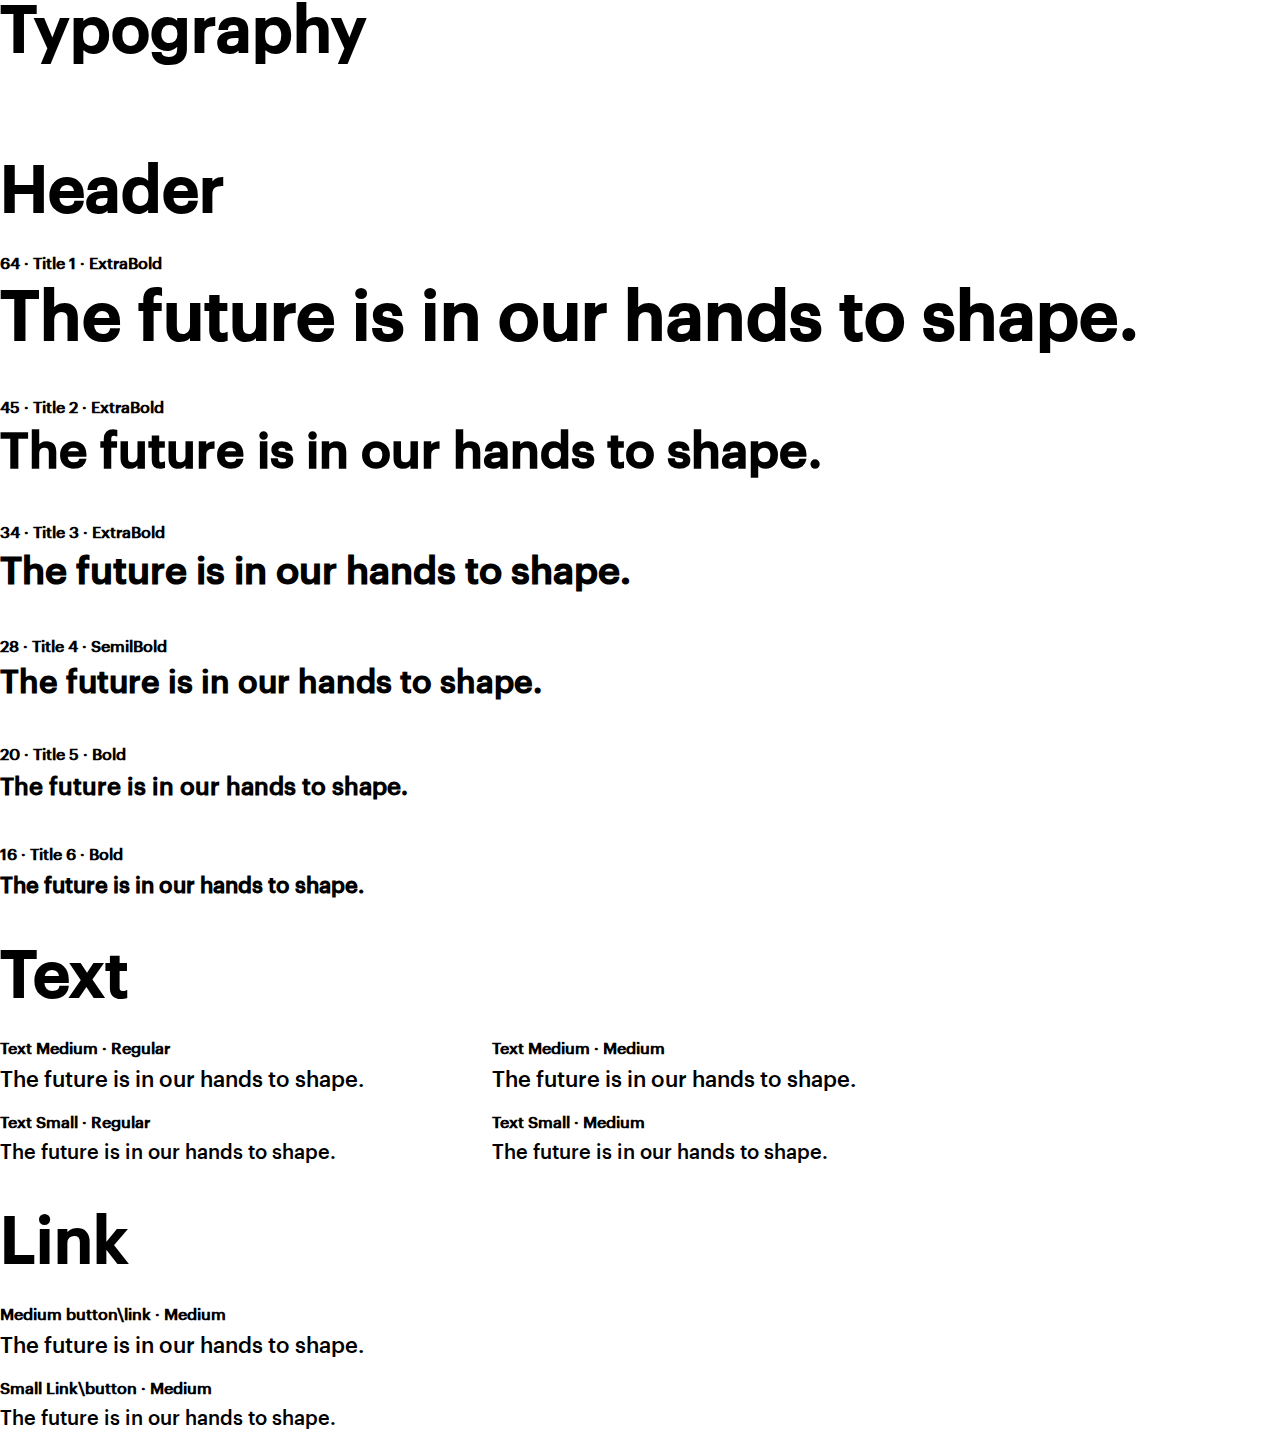
<file: Softering-Retrieval/font/index.html>
<!DOCTYPE html>
<html lang="uk">
    <head>
        <meta charset="utf-8">
        <!-- Стиль шрифтов -->
        <link href="fonts.css" rel="stylesheet">
    </head>
    <body>
        <p class="Typography">Typography</p>
        <!-- Стиль заголовком -->
        <p class="Display">Header</p>
        <ul class="List-Typography-Header">
            <li>
                <span class="Title-Typography">64 · Title 1 · ExtraBold</span>
                <h1 class="H1ExtraBold">The future is in our hands to shape.</h1>
            </li>
            <li>
                <span class="Title-Typography">45 · Title 2 · ExtraBold</span>
                <h2 class="H2ExtraBold">The future is in our hands to shape.</h2>
            </li>
            <li>
                <span class="Title-Typography">34 · Title 3 · ExtraBold</span>
                <h3 class="H3ExtraBold">The future is in our hands to shape.</h3>
            </li>
            <li>
                <span class="Title-Typography">28 · Title 4 · SemilBold</span>
                <h4 class="H4SemilBold">The future is in our hands to shape.</h4>
            </li>
            <li>
                <span class="Title-Typography">20 · Title 5 · Bold</span>
                <h5 class="H5Bold">The future is in our hands to shape.</h5>
            </li>
            <li>
                <span class="Title-Typography">16 · Title 6 · Bold</span>
                <h6 class="H6Bold">The future is in our hands to shape.</h6>
            </li>
        </ul>
        <!-- Стиль текстов -->
        <p class="Display">Text</p>
        <div class="List-Typography-Text">
            <ul>
                <li>
                    <span class="Title-Typography">Text Medium · Regular</span>
                    <p class="Regular-M">The future is in our hands to shape.</p>
                </li>
                
                <li>
                    <span class="Title-Typography">Text Small · Regular</span>
                    <p class="Regular-S">The future is in our hands to shape.</p>
                </li>
            </ul>
            <ul>
                <li>
                    <span class="Title-Typography">Text Medium · Medium</span>
                    <p class="Medium-M">The future is in our hands to shape.</p>
                </li>
                
                <li>
                    <span class="Title-Typography">Text Small · Medium </span>
                    <p class="Medium-S">The future is in our hands to shape.</p>
                </li>
            </ul>
        </div>
        <!-- Стиль ссылок -->
        <p class="Display">Link</p>
        <ul class="List-Typography-Link">
            <li>
                <span class="Title-Typography">Medium button\link · Medium</span>
                <a href="" class="Link-M">The future is in our hands to shape.</a>
            </li>
            <li>
                <span class="Title-Typography">Small Link\button · Medium</span>
                <a href="" class="Link-S">The future is in our hands to shape.</a>
            </li>
        </ul>
    </body>
</html>
</file>
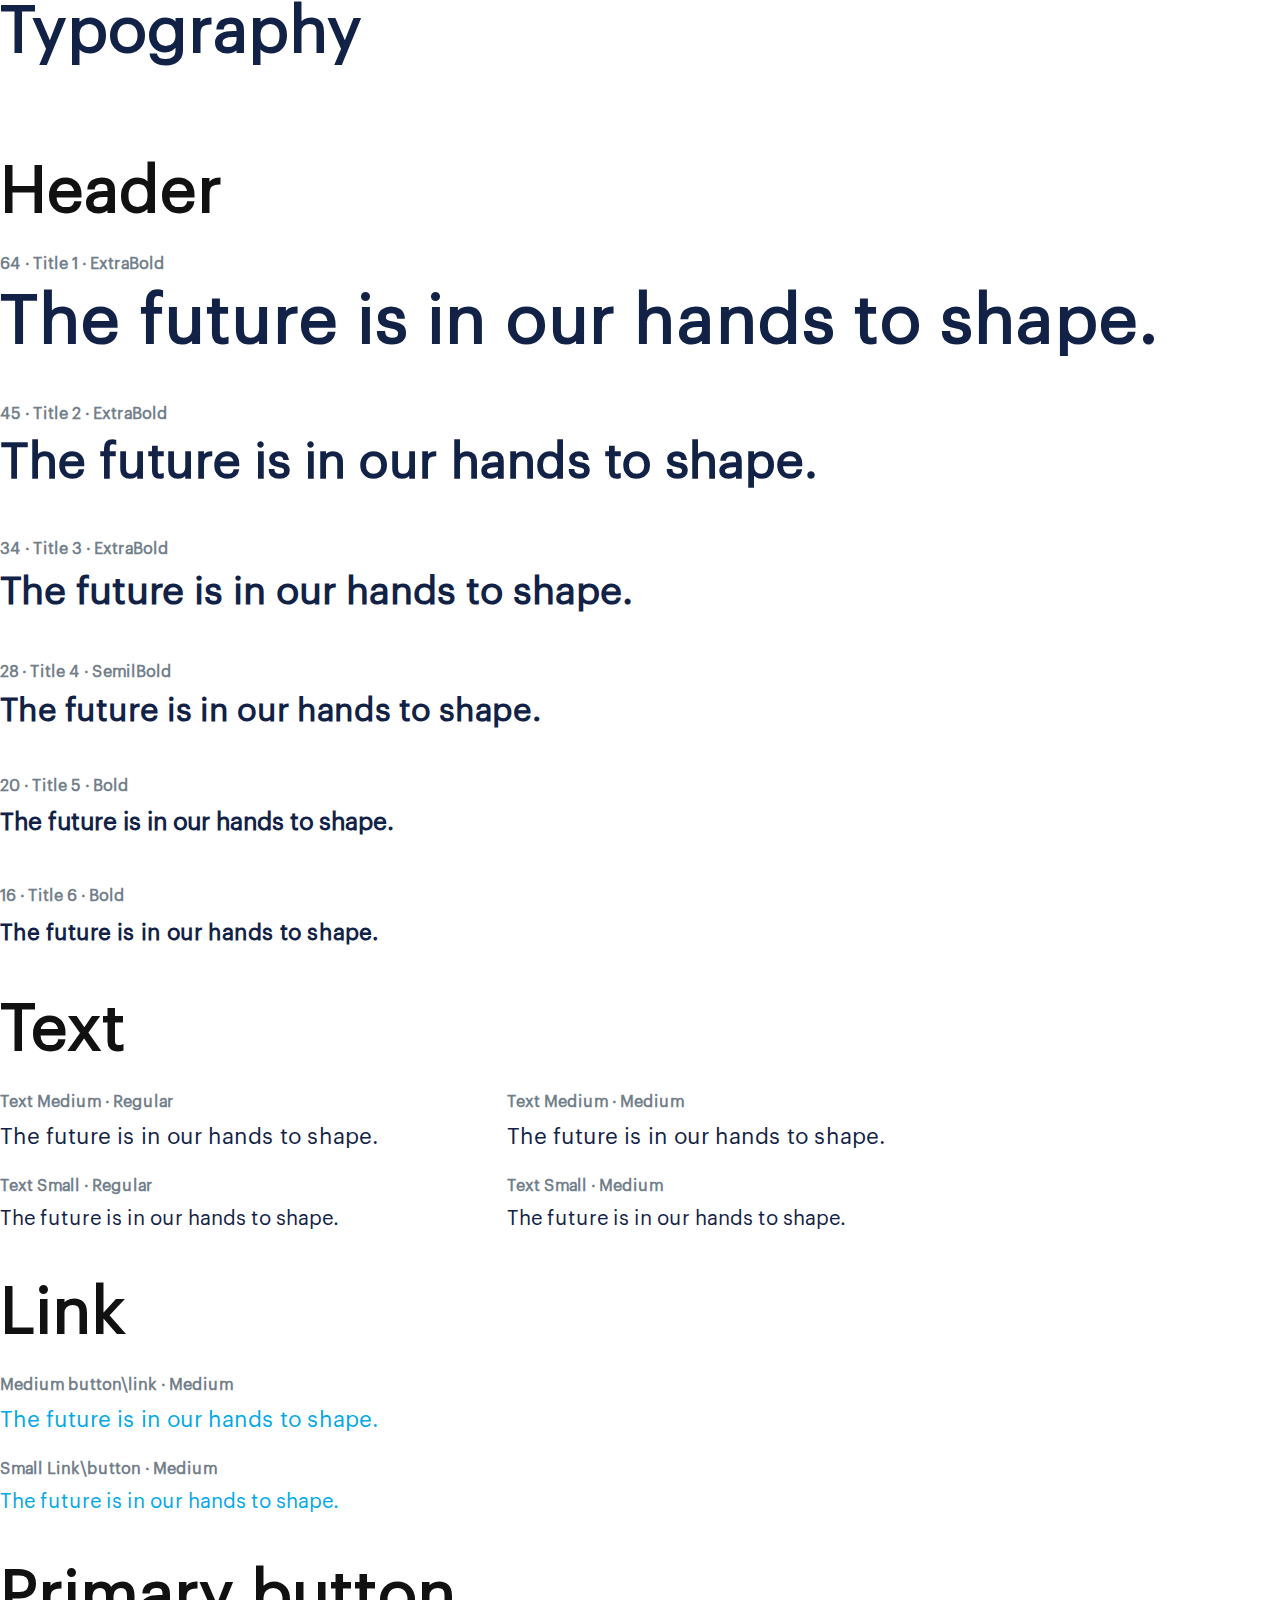
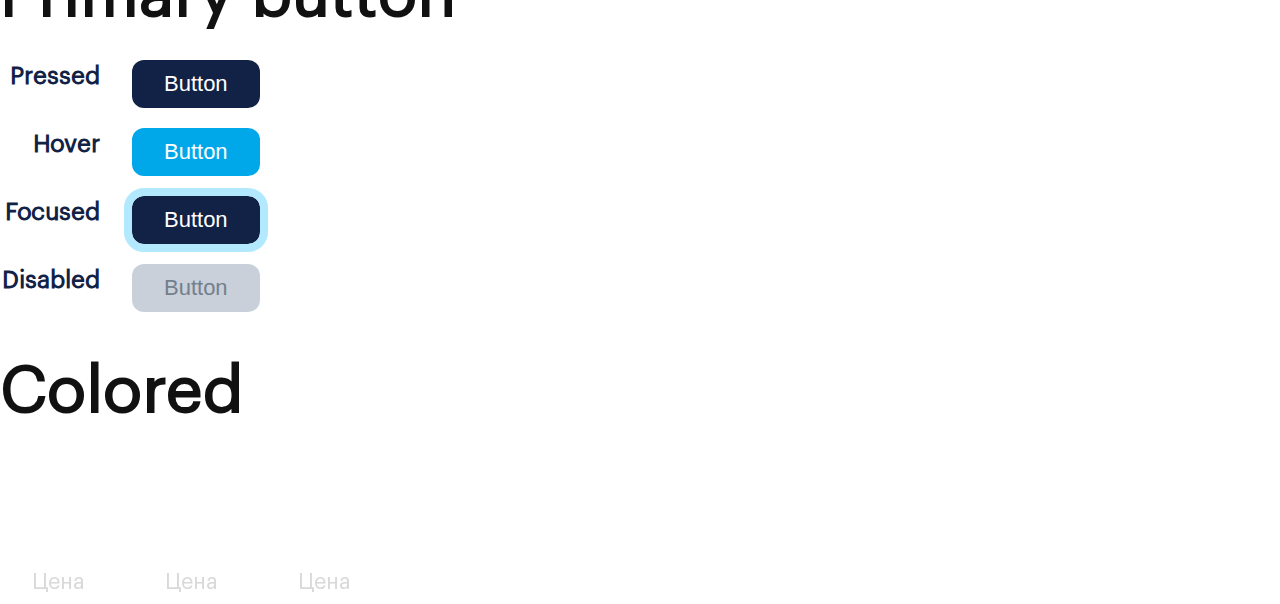
<file: indexFont.html>
<!DOCTYPE html>
<html lang="uk">
    <head>
        <meta charset="utf-8">
        <!-- Стиль шрифтов -->
        <link href="font/fonts.css" rel="stylesheet">
        <link href="css/style.css" rel="stylesheet">
    </head>
    <body>
        <p class="Typography">Typography</p>
        <!-- Стиль заголовком -->
        <p class="Display">Header</p>
        <ul class="List-Typography-Header">
            <li>
                <span class="Title-Typography">64 · Title 1 · ExtraBold</span>
                <h1 class="H1ExtraBold">The future is in our hands to shape.</h1>
            </li>
            <li>
                <span class="Title-Typography">45 · Title 2 · ExtraBold</span>
                <h2 class="H2ExtraBold">The future is in our hands to shape.</h2>
            </li>
            <li>
                <span class="Title-Typography">34 · Title 3 · ExtraBold</span>
                <h3 class="H3ExtraBold">The future is in our hands to shape.</h3>
            </li>
            <li>
                <span class="Title-Typography">28 · Title 4 · SemilBold</span>
                <h4 class="H4SemilBold">The future is in our hands to shape.</h4>
            </li>
            <li>
                <span class="Title-Typography">20 · Title 5 · Bold</span>
                <h5 class="H5Bold">The future is in our hands to shape.</h5>
            </li>
            <li>
                <span class="Title-Typography">16 · Title 6 · Bold</span>
                <h6 class="H6Bold">The future is in our hands to shape.</h6>
            </li>
        </ul>
        <!-- Стиль текстов -->
        <p class="Display">Text</p>
        <div class="List-Typography-Text">
            <ul>
                <li>
                    <span class="Title-Typography">Text Medium · Regular</span>
                    <p class="Regular-M">The future is in our hands to shape.</p>
                </li>
                
                <li>
                    <span class="Title-Typography">Text Small · Regular</span>
                    <p class="Regular-S">The future is in our hands to shape.</p>
                </li>
            </ul>
            <ul>
                <li>
                    <span class="Title-Typography">Text Medium · Medium</span>
                    <p class="Medium-M">The future is in our hands to shape.</p>
                </li>
                
                <li>
                    <span class="Title-Typography">Text Small · Medium </span>
                    <p class="Medium-S">The future is in our hands to shape.</p>
                </li>
            </ul>
        </div>
        <!-- Стиль ссылок -->
        <p class="Display">Link</p>
        <ul class="List-Typography-Link">
            <li>
                <span class="Title-Typography">Medium button\link · Medium</span>
                <a href="" class="Link-M">The future is in our hands to shape.</a>
            </li>
            <li>
                <span class="Title-Typography">Small Link\button · Medium</span>
                <a href="" class="Link-S">The future is in our hands to shape.</a>
            </li>
        </ul>
        <p class="Display">Primary button</p>
        <ul class="buttons">
            <li class="button1 button">
                <h5 class="H5Bold">Pressed</h5>
                <div><button class="button-primary">Button</button></div>
            </li>
            <li class="button2 button">
                <h5 class="H5Bold">Hover</h5>
                <div><button class="button-primary hover">Button</button></div>
            </li>
            <li class="button3 button">
                <h5 class="H5Bold">Focused</h5>
                <div><button class="button-primary focus">Button</button></div>
            </li>
            <li class="button4 button">
                <h5 class="H5Bold">Disabled</h5>
                <div><button disabled class="button-primary">Button</button></div>
            </li>
        </ul>
        <p class="Display">Colored</p>
        <ul class="buttons-colored">
            <li class="button-colored button-colored-yellow">Цена</li>
            <li class="button-colored button-colored-blue">Цена</li>
            <li class="button-colored button-colored-purple">Цена</li>
        </ul>
        <ul class="buttons-colored-hover">
            <li class="button-colored button-colored-yellow button-colored-hover">Цена</li>
            <li class="button-colored button-colored-blue button-colored-hover">Цена</li>
            <li class="button-colored button-colored-purple button-colored-hover">Цена</li>
        </ul>
    </body>
</html>
</file>
<file: css/style.css>
*{
    list-style: none;
    text-decoration: none;
    border: none;
    margin: 0;
    padding: 0;
    background: transparent;
    /* outline: 0 !important; */
    /* position: relative; */
}
body{
    overflow-x: hidden;
}
body::-webkit-scrollbar{
    width: 0px;
}
.SkyBlue_text{
    color:var(--SkyBlue)
}

/* цвета */
:root{
    /* Primary Colors */
    --SkyBlue: #00A8E9;
    --DarkBlue: #112246;

    /* Grayscale */
    --DarkGrey: #737F8B;
    --Grey: #C9D0DA;
    --lightGrey: #F7F7FC;

    /* Colors & Gradients */
    --Yellow: #FFC115;
    --Green: #00AB4E;
    --Mint: #00D9C5;
    --Blue: #053CC8;
    --Purple: #8C59E8;
    --Pink: #F97696;
    --Red: #FF4856;
    --Black: #111111;

    /* System color */
    --SystemBlack: #000000;
    --SystemWhite: #FFFFFF; 
}

.button-primary{
    padding: 11px 32px;
    border-radius: 12px;
    background: var(--DarkBlue);
    font-size: calc(18px + var(--number));
    font-weight: 500;
    color: var(--SystemWhite);
    cursor: pointer;
}
.button-primary:hover,.hover{
    background: var(--SkyBlue);
    transition: background 0.2s ease;
}
.button-primary:focus,.focus{
    outline: 8px solid rgba(179, 233, 255, 1);
}
.button-primary:disabled{
    background: var(--Grey);
    color: var(--DarkGrey);
}
.button-colored-purple:hover,.button-colored-yellow:hover,.button-colored-blue:hover,.button-colored-hover{
    filter: brightness(0.85);
    transition: filter 0.2s ease;
}
.button-colored{
    padding: 11px 32px;
    border-radius: 12px;
    font-size: calc(18px + var(--number));
    font-weight: 500;
    color: var(--SystemWhite);
    font-family: "Graphik LCG";
    cursor: pointer;
}

@media (max-width:980px){
    .button-primary{
        padding: 33px 96px;
        font-size: 45px;
    }
}

/*Center-alignment*/
.center-alignment{
    padding-left: calc(50% - 600px);
    padding-right: calc(50% - 600px);
}
.center-alignment-home{
    padding-top: 90px;
    padding-left: 66px;
    transition: padding-left 1s ease;
}
@media (max-width:1280px){
    .center-alignment{
        padding-left: 66px;
        padding-right: 66px;
    } 
}
@media (max-width:980px){ /*768px*/
    .center-alignment{
        padding-left: 30px;
        padding-right: 30px;
    }
}
@media (min-width:1680px){
    .center-alignment-home{
        padding-left: calc(50% - 600px);
        padding-right: calc(50% - 600px);
    }
}

.banner__container-absolute{
    width: 100%;
    position: absolute;
}
.banner__container-relative{
    position: relative;
    height: 650px;
    overflow: hidden;
}
.banner__background-img{
    position: absolute;
    top: -284px;
    right:-230px;
}
.banner__mask-img{
    position:absolute;
    filter: drop-shadow(20px -25px 10px rgba(0, 0, 0, 0.16));
    top: 0;
    right: 0px;
}
@media (max-width:1280px){
    .banner__background-img{
        width: 1361.05px;
        height: 1061.26px;
        top: -243px;
        right: -214px;
    }
}
@media (max-width:768px){
    .banner__background-img{
        width: 567.105px;
        height: 441.622px;
        top:-102px;
        right:-89px;
    }
    .banner__mask-img{
        width: 651.667px;
        height: 315.333px;
    }
}


.header{
    position: relative;
    display: flex;
    flex-direction: column;
    gap: 128px;
    z-index: 3;
}
.header__back-logo div{
    display: flex;
    gap:32px;
    flex-direction: row;
}
.header__about-project{
    display: flex;
    gap:64px;
    flex-direction: column;
}
.header__text{
    display: flex;
    flex-direction: column;
    gap: 24px;
}
.header__download-links{
    display: flex;
    gap:64px;
}
.header__QR{
    display: flex;
    gap:16px;
    flex-direction: column;
}
.header__QR-img{
    display: block;
    width: 120px;
    height: 120px;
    border-radius: 16px;
    align-self: center;
    box-shadow: 0px 0px 1px 0px rgba(0, 0, 0, 0.04), 0px 4px 8px 0px rgba(0, 0, 0, 0.04), 0px 16px 24px 0px rgba(0, 0, 0, 0.04), 0px 24px 32px 30px rgba(0, 0, 0, 0.04);
}
.header__QR-img img{
    padding: 8px;
}
.header__QR-text{
    text-align: center;
    color: var(--DarkGrey);
}
.header__QR-text br:nth-child(2){
    display: none;
}
.header__applications{
    display: flex;
    flex-direction: row;
    gap:64px;
}
.header__applications-app{
    display: flex;
    flex-direction: column;
    align-self: center;
    gap:8px;
    width: 50%;
    text-align: center;
}
.header__applications-app a{
    display: flex;
    justify-content: center;
}

@media (min-width:1280px){
    .header__text{
        width: 570px;
    }
    
}
@media (max-width:1280px){
    .header{
        padding-top: 652px;
        padding-left: 30px;
        padding-right: 30px;
        gap: 32px;
    }
    .header__back-logo div,.header__about-project{
        margin-left: 32px;
    }
}
@media (max-width:980px){ /*768px*/
    .header__back-logo img:nth-child(2){
        width: 30%;
    }
    .header__back-logo img:nth-child(1){
        width: 10%;
    }
    .header__applications{
        justify-content: space-around;
    }
    .header__applications-app img{
        width: 60%;
        min-width:224px;
    }
    .header__download-links{
        flex-direction: column;
    }
    .header__QR-img{
        width: 240px;
        height: 240px;
    }
    .header__QR-img img{
        width: calc(100% - 16px);
    }
    .header__QR-text br:nth-child(1){
        display: none;
    }
    .header__QR-text br:nth-child(2){
        display: block;
    }
    .header__applications-text{
        height: 67px;
    }
    .header__text{
        width: auto;
    }
    
}
@media (max-width:768px){
    .header{
        padding-top: 290px;
        gap: 32px;
        
    }
    .header__back-logo div,.header__about-project{
        margin-left: 0px;
    }
}
@media (max-width:320px){
    .header{
        padding-left: 15px;
    }

}

.list{
    z-index: 1;
    position: relative;
    padding-top: 64px;
    padding-bottom: 64px;
}
.list__cards{
    display: flex;
    flex-direction: row;
    flex-wrap: nowrap;
    width: 100%;
}
.list__card{
    padding: 24px 32px;
    width: calc(33.33% - 68px);
    max-width: 100%;
    display: flex;
    gap:24px;
    flex-direction: column;
    align-items: center;
}
.list__texts{
    display: flex;
    flex-direction: column;
    gap:16px;
    text-align: center;
}
.list__texts p{
    color: var(--DarkGrey);
}

@media (max-width:1280px){
    .list__cards{
        flex-wrap: wrap;
    }
    .list__card{
        width: calc(50% - 64px - 15px);
    }
    .list__card-1{
        margin-right: 30px;
    }
    .list__card img{
        width: 35%;
    }
}
@media (max-width:768px){
    .list__cards{
        flex-wrap: wrap;
    }
    .list__card{
        padding: 24px 16px;
        width: calc(100% - 32px);
    }
    .list__card-1{
        margin-right: 0px;
    }
    .list__texts{
        max-width: 296px;
    }
}
.about-order,.about-order__card,.about-order__info-block,.about-order__text-block,.about-order__text-block div{
    display: flex;
    flex-direction: column;
}
.about-order{
    gap:0px;
    padding-top: 64px;
    padding-bottom: 64px;
}
.about-order__card{
    flex-direction: row;
    justify-content: space-between;
}
.about-order__card img,.about-order__card div{
    max-width: 570px;
}
.about-order__card:nth-child(2) img{
    order: 2;
}
.about-order__info-block{
    gap:42px;
}
.about-order__text-block{
    gap:24px;
    margin-top: 128px;
}
.about-order__text-block div{
    gap:16px;
}
@media (max-width:1280px){
    .about-order__card{
        flex-direction: column;
        align-self: center;
    }
    .about-order__card:nth-child(1) img{
        order: 2;
    }
    .about-order__card:nth-child(3) img{
        order: 2;
    }
    .about-order__card{
        gap:64px;
    }
    .about-order__card:nth-child(1) div{
        margin-top: 0;
    }
    .about-order__text-block{
        margin-top: 64px;
        gap:32px;
    }
    .about-order__info-block{
        gap:60px;
    }
    .about-order__text-block div{
        gap:24px;
    }
    .about-order__card div{
        width: calc(100%);
        max-width: 100%;
    }
    .about-order__card img{
        align-self: center;
    }
}

.how-works{
    padding-bottom: 64px;
    padding-top: 64px;
    overflow: hidden;
}
.how-works__title{
    display: flex;
    flex-direction: column;
    gap:24px;
    text-align: center;
    justify-content: center;
    
}
.how-works__info{
    position: relative;
    display: flex;
    justify-content: center;
}
.how-works__info img{
    position: absolute;
    z-index: 2;
}
.how-works__info p{
    padding: 12px 32px;
    color:var(--SystemWhite);
    width: calc(360px - 64px);
    z-index: 2;
}
.how-works__info div > div:nth-child(1) > p:nth-child(1){
    border-radius: 24px;
    border: 2px solid var(--Primary, #00A8E9);
    background: rgba(0, 168, 233, 0.75);
    box-shadow: 0px 0px 24px 0px #00A8E9;
}
.how-works__info div > div:nth-child(1) > p:nth-child(2){
    border-radius: 24px;
    border: 2px solid #053CC8;
    background: rgba(5, 60, 200, 0.75);
    box-shadow: 0px 0px 24px 0px #053CC8;
}
.how-works__info div > div:nth-child(2) > p:nth-child(1){
    border-radius: 24px;
    border: 2px solid var(--Mint, #00D9C5);
    background: rgba(0, 217, 197, 0.75);
    box-shadow: 0px 0px 24px 0px #00D9C5;
}
.how-works__info div > div:nth-child(2) > p:nth-child(2){
    border-radius: 24px;
    border: 2px solid #FFC115;
    background: rgba(255, 193, 21, 0.75);
    box-shadow: 0px 0px 24px 0px #FDB62F; 
}
.how-works__info div > div:nth-child(2) > p:nth-child(3){
    border-radius: 24px;
    border: 2px solid var(--Pink, #F97696);
    background: rgba(252, 64, 127, 0.75);
    box-shadow: 0px 0px 24px 0px #FF4080;
}
.how-works__info img:nth-child(3){
    z-index: 1;
}
.how-works__cards{
    display: flex;
    flex-direction: row;
    margin-top: 160px;
    width: 100%;
    justify-content: space-between;
    z-index: 3;
}
.how-works__cards div{
    display: flex;
    flex-direction: column;
    gap:100px;
    align-self: center;
}
.how-works{
    height: calc(850px);
}
@media (max-width:1280px){
    .how-works__cards{
        gap:32px;
        justify-content: center;
        margin-top: 750px;
    }
    .how-works__cards div{
        align-self: start;
        gap:32px;
    }
    .how-works__cards div:nth-child(1){
        gap:32px;
        order: 2;
    }
    .how-works{
        height: calc(1250px);
    }
}

@media (max-width:980px){
    .how-works__info img:nth-child(1){
        width: 300%;
        min-width: 2760px;
    }
    .how-works__info img:nth-child(3){
        display: none;
    }
    .how-works__cards{
        gap:32px;
        justify-content: center;
        margin-top: 1600px;
    }
    .how-works{
        height: calc(2350px);
    }
}
@media (max-width:768px){
    .how-works__info img:nth-child(1){
        width: 150%;
        min-width: 1460px;
        max-width: 1460px;
    }
    .how-works__cards{
        flex-direction: column;
    }
    .how-works__cards div{
        align-self: center;
    }
    .how-works__info p{
        max-width: 638px;
        width: calc(100% - 64px);
    }
    .how-works__cards{
        gap:32px;
        justify-content: center;
        margin-top: 900px;
    }
    .how-works{
        height: calc(1940px);
    }
}

.download-links-demo-page{
    padding-top: 64px;
    padding-bottom: 64px;
    display: flex;
    flex-direction: column;
    justify-content: center;
    gap:42px;
}
.download-links-demo-page h3{
    text-align: center;
}
.download-links-demo-page ul{
    display: flex;
    align-items: center;
    justify-content: space-evenly;
}
.download-links-demo-page li{
    display: flex;
    flex-direction: column;
    gap: 16px;
    text-align: center;
}
.download-links-demo__QR-code_block{
    display: block;
    width: 150px;
    padding: 15px;
    height: 150px;
    border-radius: 16px;
    align-self: center;
    box-shadow: 0px 0px 1px 0px rgba(0, 0, 0, 0.04), 0px 4px 8px 0px rgba(0, 0, 0, 0.04), 0px 16px 24px 0px rgba(0, 0, 0, 0.04), 0px 24px 32px 30px rgba(0, 0, 0, 0.04);
}
.download-links-demo-page .header__applications-app{
    width: auto;
}
@media (max-width:980px){
    .download-links-demo-page ul{
        flex-direction: column;
        gap:60px;
    }
}

.line{
    height: 1px;
    display: flex;
    background: var(--lightGrey);
    margin-left: calc(50% - 600px);
    margin-right: calc(50% - 600px);
}
@media (max-width:1280px){
    .line{
        margin-left: 66px;
        margin-right: 66px;
    } 
}
@media (max-width:980px){ /*768px*/
    .line{
        margin-left: 30px;
        margin-right: 30px;
    }
}

.rates-page{
    padding-top: 64px;
    padding-bottom: 128px;
    display: flex;
    gap:42px;
    flex-direction: column;
}
.rates-page h3{
    text-align: center;
}
.rates_cards{
    display: flex;
    justify-content: space-between;
}
.rates_card{
    display: flex;
    flex-direction: column;
    max-width: 380px;
    width: 100%;
    box-shadow: 0px 0px 1px 0px rgba(0, 0, 0, 0.04), 0px 4px 8px 0px rgba(0, 0, 0, 0.04), 0px 16px 24px 0px rgba(0, 0, 0, 0.04), 0px 24px 32px 30px rgba(0, 0, 0, 0.04);
    border-radius: 32px;
}
.rates_card-yellow .rates_card__title{
    background: var(--Yellow);
}
.rates_card-yellow svg{
    fill: var(--Yellow);
}
.rates_card-yellow button{
    background: var(--Yellow);
}
.rates_card-blue .rates_card__title{
    background: var(--SkyBlue);
}
.rates_card-blue svg{
    fill: var(--SkyBlue);
}
.rates_card-blue button{
    background: var(--SkyBlue);
}
.rates_card-purple .rates_card__title{
    background: var(--Purple);
}
.rates_card-purple svg{
    fill: var(--Purple);
}
.rates_card-purple button{
    background: var(--Purple);
}

.rates_card__title{
    display: flex;
    flex-direction: column;
    justify-content: center;
    text-align: center;
    padding: 32px 24px;
    border-radius: 32px 32px 0 0;
    gap:8px;
    max-height: calc(208px - (32px * 2));
}
.rates_card__title h5{
    color: var(--SystemWhite);
}
.rates_card__info{
    padding: 32px 24px;
    display: flex;
    flex-direction: column;
    gap:32px;
}
.rates_card__info div:nth-last-child(1){
    align-self: center;
}
.rates_card__info p:nth-last-child(2){
    text-align: center;
    color:var(--DarkGrey)
}
.rates_card__info ul{
    display: flex;
    flex-direction: column;
    gap:16px;
}
.rates_card__info-text{
    display: flex;
    gap: 12px;
}
.rates_card__info-text svg{
    max-width: 20px;
    width: 100%;
}
.rates_card__info-text:nth-last-child(-n + 3) p{
    color: var(--DarkGrey);
}

@media(max-width:1280px){
    .rates_cards{
        flex-direction: column;
        gap: 64px;
    }
    .rates_card{
        max-width: 100%;
    }
    .rates_card__title{
        max-height: 100%;
    }
    .rates_card__info-text{
        gap: 24px;
    }
    .rates_card__info-text svg{
        max-width: 40px;
        height: 100%;
    }
}

.comments-page{
    display: flex;
    justify-content: space-between;
    padding-top: 64px;
    padding-bottom: 64px;
}
.comments_cards{
    display: flex;
    flex-direction: column;
    width: 570px;
    align-items: center;
}
.comments_card{
    display: flex;
    flex-direction: column;
    box-shadow: 0px 4px 24px 10px rgba(218, 232, 238, 0.45);
    padding: 32px 42px;
    border-radius: 12px;
    width: calc(442px - (42px * 2));
    gap:32px;
    cursor: pointer;
}
.comments_card p{
    display: none;
}
.comments_card-info{
    display: flex;
    gap: 16px;
}
.comments_card-info_avatar{
    min-width: 64px;
    max-height: 64px;
    border-radius: 50%;
    overflow: hidden;
    filter: drop-shadow(0px 4px 8px rgba(44, 39, 56, 0.08)) drop-shadow(0px 2px 4px rgba(44, 39, 56, 0.04));
}
.comments_card-info_avatar.c1{
    background: #FFD05A;
}
.comments_card-info_avatar.c2{
    background: #7199FF;
}
.comments_card-info_avatar.c3{
    background: #F0705F;
}
.comments_card-info_avatar img{

}
.comments_card-info div{
    display: flex;
    flex-direction: column;
    gap:4px;
}
.comments_card-info div div{
    display: flex;
    flex-direction: row;
    justify-content: space-between;
    width: 278px;
}
.comments_card-info div div span{
    display: flex;
    flex-direction: row;
    justify-content: space-between;
    color: var(--DarkGrey);
}

.comments_card-open .comments_card-info div div{
    width: 406px;
}
.comments_card-open{
    width: calc(570px - (42px * 2));
    background: #FEFEFE;
    cursor: default;
}
.comments_card{
    transition: width 0.4s ease;
}
.comments_card-open p{
    display: block;
}
.comments_card-1{
    order: 1;
}
.comments_card-2{
    order: 3;
}
.comments_card-3{
    order: 2;
}

.comments_title{
    display: flex;
    flex-direction: column;
    text-align: center;
    align-items: center;
    justify-content: center;
    gap:32px;
    max-width: 570px;
    width: 100%;
}
.comments_title__number{
    display: flex;
    justify-content: space-between;
    align-items: center;
    max-width: 345px;
    width: 100%;
}
.comments_title__number-block{
    padding: 12px 24px;
    background: var(--Green);
    border-radius: 24px;
}
.comments_title__number-block span{
    color:var(--SystemWhite)
}
@media (max-width:980px){
    .comments-page{
        flex-direction: column;
        gap:92px;
    }
    .comments_cards{
        width: calc(100% - (42px * 2));
        align-self: center;
    }
    .comments_card{
        width: 80%
    }
    .comments_card-open{
        width: 100%
    }
    .comments_card-open > .comments_card-info div:nth-child(2) div{
        justify-content: space-between;
        width: 100%;
    }
    .comments_card-info_avatar{
        max-height: 80px;
        width: 80px;
        min-width: 80px;
    }
    .comments_card-info div:nth-child(2){
        width: 100%;
    }
    .comments_card-info div div span{
        width: auto;
    }
    .comments_card-info div div{
        width: 100%;
    }
    .comments_title{
        align-self: center;
    }
    .comments_title__number{
        max-width: 80%;
    }
}

.guarantees-page{
    display: flex;
    justify-content: space-between;
    padding-top: 64px;
    padding-bottom: 64px;
}
.guarantees_info{
    display: flex;
    flex-direction: row;
    width: calc(50% - 30px);
}
.guarantees_info h3{
    color:var(--SkyBlue);
}
.guarantees_info > div{
    margin: 18px 0 0 24px;
    gap: 24px;
    display: flex;
    flex-direction: column;
}
.guarantees_info > div div{
    gap: 16px;
    display: flex;
    flex-direction: column;
}

.guarantees_img{
    display: flex;
    width: calc(50% - 30px);
}

@media(max-width:980px){
    .guarantees-page{
        flex-direction: column;
        gap:32px;
    }
    .guarantees_info,.guarantees_img{
        width: 100%;
    }
    .guarantees_img{
        justify-content: center;
    }
}
</file>
<file: css/index.css>
* {
  list-style: none;
  text-decoration: none;
  border: none;
  margin: 0;
  padding: 0;
  background: transparent;
}

body {
  overflow-x: hidden;
}

:root {
  --SkyBlue: #00A8E9;
  --DarkBlue: #112246;
  --DarkGrey: #737F8B;
  --Grey: #C9D0DA;
  --lightGrey: #F7F7FC;
  --Yellow: #FFC115;
  --Green: #00AB4E;
  --Mint: #00D9C5;
  --Blue: #053CC8;
  --Purple: #8C59E8;
  --Pink: #F97696;
  --Red: #FF4856;
  --Black: #111111;
  --SystemBlack: #000000;
  --SystemWhite: #FFFFFF;
}

.SkyBlue_text {
  color: var(--SkyBlue);
}

.grey_text {
  text-align: center;
  color: var(--DarkGrey);
}

@media (max-width: 980px) {
  .applications-text {
    height: 67px;
  }
}
.applications-app {
  display: flex;
  flex-direction: column;
  align-self: center;
  gap: 8px;
  width: 50%;
  text-align: center;
}
.applications-app a {
  display: flex;
  justify-content: center;
}
@media (max-width: 980px) {
  .applications-app img {
    width: 60%;
    min-width: 224px;
  }
}

.button-primary {
  background: var(--DarkBlue);
  color: var(--SystemWhite);
  padding: 11px 32px;
  border-radius: 12px;
  font-size: calc(18px + var(--number));
  font-weight: 500;
  font-family: "Graphik LCG";
  cursor: pointer;
}
@media (max-width: 980px) {
  .button-primary {
    padding: 33px 96px;
    font-size: 45px;
  }
}
.button-primary:hover, .button .hover {
  background: var(--SkyBlue);
  transition: background 0.2s ease;
}
.button-primary:focus, .button .focus {
  outline: 8px solid rgb(179, 233, 255);
}
.button-primary:disabled {
  background: var(--Grey);
  color: var(--DarkGrey);
}
.button-colored-purple:hover, .button-colored-yellow:hover, .button-colored-blue:hover, .button-colored-hover {
  filter: brightness(0.85);
  transition: filter 0.2s ease;
}
.button-colored {
  padding: 11px 32px;
  border-radius: 12px;
  font-size: calc(18px + var(--number));
  font-weight: 500;
  color: var(--SystemWhite);
  font-family: "Graphik LCG";
  cursor: pointer;
}

.center-alignment {
  padding-left: calc(50% - 600px);
  padding-right: calc(50% - 600px);
}
@media (max-width: 1280px) {
  .center-alignment {
    padding-left: 66px;
    padding-right: 66px;
  }
}
@media (max-width: 980px) {
  .center-alignment {
    padding-left: 30px;
    padding-right: 30px;
  }
}

.center-alignment-home {
  padding-top: 90px;
  padding-left: 66px;
  transition: padding-left 1s ease;
}
@media (min-width: 1680px) {
  .center-alignment-home {
    padding-left: calc(50% - 600px);
    padding-right: calc(50% - 600px);
  }
}

.banner__container-absolute {
  width: 100%;
  position: absolute;
}
.banner__container-relative {
  position: relative;
  height: 650px;
  overflow: hidden;
}
.banner__background-img {
  position: absolute;
  top: -284px;
  right: -230px;
}
@media (max-width: 1280px) {
  .banner__background-img {
    width: 1361.05px;
    height: 1061.26px;
    top: -243px;
    right: -214px;
  }
}
@media (max-width: 768px) {
  .banner__background-img {
    width: 567.105px;
    height: 441.622px;
    top: -102px;
    right: -89px;
  }
}
.banner__mask-img {
  position: absolute;
  filter: drop-shadow(20px -25px 10px rgba(0, 0, 0, 0.16));
  top: 0;
  right: 0px;
}
@media (max-width: 768px) {
  .banner__mask-img {
    width: 651.667px;
    height: 315.333px;
  }
}

.header {
  position: relative;
  display: flex;
  flex-direction: column;
  gap: 128px;
  z-index: 3;
}
@media (max-width: 768px) {
  .header {
    padding-top: 290px;
    gap: 32px;
  }
}
@media (max-width: 1280px) {
  .header {
    padding-top: 652px;
    padding-left: 30px;
    padding-right: 30px;
    gap: 32px;
  }
}
@media (max-width: 320px) {
  .header {
    padding-left: 15px;
  }
}
.header__back-logo div {
  display: flex;
  gap: 32px;
  flex-direction: row;
}
@media (max-width: 1280px) {
  .header__back-logo div {
    margin-left: 32px;
  }
}
@media (max-width: 980px) {
  .header__back-logo div img:nth-child(2) {
    width: 30%;
  }
  .header__back-logo div img:nth-child(1) {
    width: 10%;
  }
}
.header__about-project {
  display: flex;
  gap: 64px;
  flex-direction: column;
}
@media (max-width: 1280px) {
  .header__about-project {
    margin-left: 32px;
  }
}
.header__info {
  display: flex;
  flex-direction: column;
  gap: 24px;
}
@media (min-width: 1280px) {
  .header__info {
    width: 570px;
  }
}
@media (max-width: 980px) {
  .header__info {
    width: auto;
  }
}
.header__download-links {
  display: flex;
  gap: 64px;
}
@media (max-width: 980px) {
  .header__download-links {
    flex-direction: column;
  }
}
.header__QR {
  display: flex;
  gap: 16px;
  flex-direction: column;
}
.header__QR-img {
  display: block;
  width: 120px;
  height: 120px;
  border-radius: 16px;
  align-self: center;
  box-shadow: 0px 0px 1px 0px rgba(0, 0, 0, 0.04), 0px 4px 8px 0px rgba(0, 0, 0, 0.04), 0px 16px 24px 0px rgba(0, 0, 0, 0.04), 0px 24px 32px 30px rgba(0, 0, 0, 0.04);
}
.header__QR-img img {
  padding: 8px;
}
@media (max-width: 980px) {
  .header__QR-img img {
    width: calc(100% - 16px);
  }
}
@media (max-width: 980px) {
  .header__QR-img {
    width: 240px;
    height: 240px;
  }
}
.header__applications {
  display: flex;
  flex-direction: row;
  gap: 64px;
}
@media (max-width: 980px) {
  .header__applications {
    justify-content: space-around;
  }
}
@media (max-width: 768px) {
  .header__back-logo div, .header__about-project {
    margin-left: 0px;
  }
}

.list {
  z-index: 1;
  position: relative;
  padding-top: 64px;
  padding-bottom: 64px;
}
.list__cards {
  display: flex;
  flex-direction: row;
  flex-wrap: nowrap;
  width: 100%;
}
@media (max-width: 1280px) {
  .list__cards {
    flex-wrap: wrap;
  }
}
@media (max-width: 768px) {
  .list__cards {
    flex-wrap: wrap;
  }
}
.list__card {
  padding: 24px 32px;
  width: calc(33.33% - 68px);
  max-width: 100%;
  display: flex;
  gap: 24px;
  flex-direction: column;
  align-items: center;
}
@media (max-width: 1280px) {
  .list__card {
    width: calc(50% - 64px - 15px);
  }
  .list__card img {
    width: 35%;
  }
}
@media (max-width: 768px) {
  .list__card {
    padding: 24px 16px;
    width: calc(100% - 32px);
  }
}
.list__texts {
  display: flex;
  flex-direction: column;
  gap: 16px;
  text-align: center;
}
.list__texts p {
  color: var(--DarkGrey);
}
@media (max-width: 768px) {
  .list__texts {
    max-width: 296px;
  }
}
@media (max-width: 1280px) {
  .list .list__card-1 {
    margin-right: 30px;
  }
}
@media (max-width: 768px) {
  .list .list__card-1 {
    margin-right: 0px;
  }
}

.about-order {
  gap: 0px;
  padding-top: 64px;
  padding-bottom: 64px;
}
.about-order, .about-order__card, .about-order__info-block, .about-order__text-block, .about-order__text-block div {
  display: flex;
  flex-direction: column;
}
.about-order__card {
  flex-direction: row;
  justify-content: space-between;
}
.about-order__card img, .about-order__card div {
  max-width: 570px;
}
.about-order__card:nth-child(2) img {
  order: 2;
}
@media (max-width: 1280px) {
  .about-order__card {
    flex-direction: column;
    align-self: center;
    gap: 64px;
  }
  .about-order__card div {
    width: 100%;
    max-width: 100%;
  }
  .about-order__card img {
    align-self: center;
  }
  .about-order__card:nth-child(1) img {
    order: 2;
  }
  .about-order__card:nth-child(3) img {
    order: 2;
  }
  .about-order__card:nth-child(1) div {
    margin-top: 0;
  }
}
.about-order__info-block {
  gap: 42px;
}
@media (max-width: 1280px) {
  .about-order__info-block {
    gap: 60px;
  }
}
.about-order__text-block {
  gap: 24px;
  margin-top: 128px;
}
.about-order__text-block div {
  gap: 16px;
}
@media (max-width: 1280px) {
  .about-order__text-block {
    margin-top: 64px;
    gap: 32px;
  }
  .about-order__text-block div {
    gap: 24px;
  }
}

.how-works {
  padding-bottom: 64px;
  padding-top: 64px;
  overflow: hidden;
  height: 850px;
}
@media (max-width: 1280px) {
  .how-works {
    height: 1250px;
  }
}
@media (max-width: 980px) {
  .how-works {
    height: 2350px;
  }
}
@media (max-width: 768px) {
  .how-works {
    height: 1940px;
  }
}
.how-works__title {
  display: flex;
  flex-direction: column;
  gap: 24px;
  text-align: center;
  justify-content: center;
}
.how-works__info {
  position: relative;
  display: flex;
  justify-content: center;
}
.how-works__info img {
  position: absolute;
  z-index: 2;
}
.how-works__info p {
  padding: 12px 32px;
  color: var(--SystemWhite);
  width: 296px;
  z-index: 2;
}
.how-works__info div > div > p {
  border-radius: 24px;
}
.how-works__info div > div:nth-child(1) > p:nth-child(1) {
  border: 2px solid var(--Primary, #00A8E9);
  background: rgba(0, 168, 233, 0.75);
  box-shadow: 0px 0px 24px 0px #00A8E9;
}
.how-works__info div > div:nth-child(1) > p:nth-child(2) {
  border: 2px solid #053CC8;
  background: rgba(5, 60, 200, 0.75);
  box-shadow: 0px 0px 24px 0px #053CC8;
}
.how-works__info div > div:nth-child(2) > p:nth-child(1) {
  border: 2px solid var(--Mint, #00D9C5);
  background: rgba(0, 217, 197, 0.75);
  box-shadow: 0px 0px 24px 0px #00D9C5;
}
.how-works__info div > div:nth-child(2) > p:nth-child(2) {
  border: 2px solid #FFC115;
  background: rgba(255, 193, 21, 0.75);
  box-shadow: 0px 0px 24px 0px #FDB62F;
}
.how-works__info div > div:nth-child(2) > p:nth-child(3) {
  border: 2px solid var(--Pink, #F97696);
  background: rgba(252, 64, 127, 0.75);
  box-shadow: 0px 0px 24px 0px #FF4080;
}
.how-works__info img:nth-child(3) {
  z-index: 1;
}
@media (max-width: 980px) {
  .how-works__info img:nth-child(1) {
    width: 300%;
    min-width: 2760px;
  }
  .how-works__info img:nth-child(3) {
    display: none;
  }
}
@media (max-width: 768px) {
  .how-works__info img:nth-child(1) {
    width: 150%;
    min-width: 1460px;
    max-width: 1460px;
  }
}
@media (max-width: 768px) {
  .how-works__info p {
    max-width: 638px;
    width: calc(100% - 64px);
  }
}
.how-works__cards {
  display: flex;
  flex-direction: row;
  margin-top: 160px;
  width: 100%;
  justify-content: space-between;
  z-index: 3;
}
.how-works__cards div {
  display: flex;
  flex-direction: column;
  gap: 100px;
  align-self: center;
}
@media (max-width: 1280px) {
  .how-works__cards {
    gap: 32px;
    justify-content: center;
    margin-top: 750px;
  }
  .how-works__cards div {
    align-self: start;
    gap: 32px;
  }
  .how-works__cards div:nth-child(1) {
    gap: 32px;
    order: 2;
  }
}
@media (max-width: 980px) {
  .how-works__cards {
    gap: 32px;
    justify-content: center;
    margin-top: 1600px;
  }
}
@media (max-width: 768px) {
  .how-works__cards {
    gap: 32px;
    justify-content: center;
    margin-top: 900px;
    flex-direction: column;
  }
  .how-works__cards div {
    align-self: center;
  }
}

.download-links-demo {
  padding-top: 64px;
  padding-bottom: 64px;
  display: flex;
  flex-direction: column;
  justify-content: center;
  gap: 42px;
}
.download-links-demo > .applications-app {
  width: auto;
}
.download-links-demo h3 {
  text-align: center;
}
.download-links-demo ul {
  display: flex;
  align-items: center;
  justify-content: space-evenly;
}
@media (max-width: 980px) {
  .download-links-demo ul {
    flex-direction: column;
    gap: 60px;
  }
}
.download-links-demo li {
  display: flex;
  flex-direction: column;
  gap: 16px;
  text-align: center;
}
.download-links-demo__block {
  display: block;
  width: 150px;
  padding: 15px;
  height: 150px;
  border-radius: 16px;
  align-self: center;
  box-shadow: 0px 0px 1px 0px rgba(0, 0, 0, 0.04), 0px 4px 8px 0px rgba(0, 0, 0, 0.04), 0px 16px 24px 0px rgba(0, 0, 0, 0.04), 0px 24px 32px 30px rgba(0, 0, 0, 0.04);
}

.line {
  height: 1px;
  display: flex;
  background: var(--lightGrey);
  margin-left: calc(50% - 600px);
  margin-right: calc(50% - 600px);
}
@media (max-width: 1280px) {
  .line {
    margin-left: 66px;
    margin-right: 66px;
  }
}
@media (max-width: 980px) {
  .line {
    margin-left: 30px;
    margin-right: 30px;
  }
}

.rates {
  padding-top: 64px;
  padding-bottom: 128px;
  display: flex;
  gap: 42px;
  flex-direction: column;
}
.rates h3 {
  text-align: center;
}
.rates_yellow .rates__title {
  background: var(--Yellow);
}
.rates_yellow svg {
  fill: var(--Yellow);
}
.rates_yellow button {
  background: var(--Yellow);
}
.rates_blue .rates__title {
  background: var(--Blue);
}
.rates_blue svg {
  fill: var(--Blue);
}
.rates_blue button {
  background: var(--Blue);
}
.rates_purple .rates__title {
  background: var(--Purple);
}
.rates_purple svg {
  fill: var(--Purple);
}
.rates_purple button {
  background: var(--Purple);
}
.rates__cards {
  display: flex;
  justify-content: space-between;
}
@media (max-width: 1280px) {
  .rates__cards {
    flex-direction: column;
    gap: 64px;
  }
}
.rates__card {
  display: flex;
  flex-direction: column;
  max-width: 380px;
  width: 100%;
  box-shadow: 0px 0px 1px 0px rgba(0, 0, 0, 0.04), 0px 4px 8px 0px rgba(0, 0, 0, 0.04), 0px 16px 24px 0px rgba(0, 0, 0, 0.04), 0px 24px 32px 30px rgba(0, 0, 0, 0.04);
  border-radius: 32px;
}
@media (max-width: 1280px) {
  .rates__card {
    max-width: 100%;
  }
}
.rates__title {
  display: flex;
  flex-direction: column;
  justify-content: center;
  text-align: center;
  padding: 32px 24px;
  border-radius: 32px 32px 0 0;
  gap: 8px;
  max-height: 144px;
}
.rates__title h5 {
  color: var(--SystemWhite);
}
@media (max-width: 1280px) {
  .rates__title {
    max-height: 100%;
  }
}
.rates__info {
  padding: 32px 24px;
  display: flex;
  flex-direction: column;
  gap: 32px;
}
.rates__info div:nth-last-child(1) {
  align-self: center;
}
.rates__info p:nth-last-child(2) {
  text-align: center;
  color: var(--DarkGrey);
}
.rates__info ul {
  display: flex;
  flex-direction: column;
  gap: 16px;
}
.rates__text {
  display: flex;
  gap: 12px;
}
.rates__text svg {
  max-width: 20px;
  width: 100%;
}
.rates__text:nth-last-child(-n+3) p {
  color: var(--DarkGrey);
}
@media (max-width: 1280px) {
  .rates__text {
    gap: 24px;
  }
  .rates__text svg {
    max-width: 40px;
    height: 100%;
  }
}

.comments {
  display: flex;
  justify-content: space-between;
  padding-top: 64px;
  padding-bottom: 64px;
}
@media (max-width: 980px) {
  .comments {
    flex-direction: column;
    gap: 92px;
  }
}
.comments__cards {
  display: flex;
  flex-direction: column;
  width: 570px;
  align-items: center;
}
@media (max-width: 980px) {
  .comments__cards {
    width: calc(100% - 84px);
    align-self: center;
  }
}
.comments__card {
  display: flex;
  flex-direction: column;
  box-shadow: 0px 4px 24px 10px rgba(218, 232, 238, 0.45);
  transition: width 0.4s ease;
  padding: 32px 42px;
  border-radius: 12px;
  width: 358px;
  gap: 32px;
  cursor: pointer;
}
.comments__card p {
  display: none;
}
@media (max-width: 980px) {
  .comments__card {
    width: 80%;
  }
}
.comments__card_open {
  width: 406px;
  width: 486px;
  background: #FEFEFE;
  cursor: default;
}
.comments__card_open p {
  display: block;
}
@media (max-width: 980px) {
  .comments__card_open {
    width: 100%;
  }
  .comments__card_open > .comments__info div:nth-child(2) div {
    justify-content: space-between;
    width: 100%;
  }
}
.comments__card_1 {
  order: 1;
}
.comments__card_2 {
  order: 3;
}
.comments__card_3 {
  order: 2;
}
.comments__info {
  display: flex;
  gap: 16px;
}
.comments__info div {
  display: flex;
  flex-direction: column;
  gap: 4px;
}
.comments__info div:nth-child(2) {
  width: 100%;
}
.comments__info div div {
  width: 100%;
  display: flex;
  flex-direction: row;
  justify-content: space-between;
}
.comments__info div div span {
  display: flex;
  flex-direction: row;
  justify-content: space-between;
  color: var(--DarkGrey);
}
@media (max-width: 980px) {
  .comments__info div:nth-child(2) {
    width: 100%;
  }
  .comments__info div div span {
    width: auto;
  }
  .comments__info div div {
    width: 100%;
  }
}
.comments__avatar {
  min-width: 64px;
  max-height: 64px;
  border-radius: 50%;
  overflow: hidden;
  filter: drop-shadow(0px 4px 8px rgba(44, 39, 56, 0.08)) drop-shadow(0px 2px 4px rgba(44, 39, 56, 0.04));
}
.comments__avatar .c1 {
  background: #FFD05A;
}
.comments__avatar .c2 {
  background: #7199FF;
}
.comments__avatar .c3 {
  background: #F0705F;
}
@media (max-width: 980px) {
  .comments__avatar {
    max-height: 80px;
    width: 80px;
    min-width: 80px;
  }
}
.comments__title {
  display: flex;
  flex-direction: column;
  text-align: center;
  align-items: center;
  justify-content: center;
  gap: 32px;
  max-width: 570px;
  width: 100%;
}
@media (max-width: 980px) {
  .comments__title {
    align-self: center;
  }
}
.comments__number {
  display: flex;
  justify-content: space-between;
  align-items: center;
  max-width: 345px;
  width: 100%;
}
@media (max-width: 980px) {
  .comments__number {
    max-width: 80%;
  }
}
.comments__block {
  padding: 12px 24px;
  background: var(--Green);
  border-radius: 24px;
}
.comments__block span {
  color: var(--SystemWhite);
}

.guarantees {
  display: flex;
  justify-content: space-between;
  padding-top: 64px;
  padding-bottom: 64px;
}
@media (max-width: 980px) {
  .guarantees {
    flex-direction: column;
    gap: 32px;
  }
}
.guarantees .guarantees__info {
  display: flex;
  flex-direction: row;
  width: calc(50% - 30px);
}
.guarantees .guarantees__info h3 {
  color: var(--SkyBlue);
}
.guarantees .guarantees__info div {
  margin: 18px 0 0 24px;
  gap: 24px;
  display: flex;
  flex-direction: column;
}
.guarantees .guarantees__info div div {
  gap: 16px;
  display: flex;
  flex-direction: column;
}
@media (max-width: 980px) {
  .guarantees .guarantees__info {
    width: 100%;
  }
}
.guarantees .guarantees__img {
  display: flex;
  width: calc(50% - 30px);
}
@media (max-width: 980px) {
  .guarantees .guarantees__img {
    justify-content: center;
    width: 100%;
  }
}

.logos {
  display: flex;
  gap: 48px;
  flex-direction: column;
  position: relative;
  padding-top: 64px;
  padding-bottom: 64px;
}
.logos__title {
  display: flex;
  flex-direction: column;
  gap: 24px;
  align-items: center;
}
.logos__info {
  justify-content: center;
  display: flex;
  flex-direction: column;
}
.logos__carousel {
  position: relative;
  height: 150px;
  padding-left: calc(50% - 600px);
  overflow-x: hidden;
}
.logos__cards {
  display: flex;
  flex-wrap: nowrap;
  position: absolute;
  margin-left: -900px;
  transition: margin 2s ease;
}
.logos__arrow {
  display: flex;
  gap: 32px;
  justify-content: center;
  margin-top: 32px;
  cursor: pointer;
}
.logos__arrow img {
  width: 5%;
}
@media (max-width: 980px) {
  .logos__arrow {
    gap: 64px;
  }
  .logos__arrow img {
    width: 10%;
  }
}

.form {
  padding-top: 64px;
  padding-bottom: 128px;
}
.form__background {
  background-image: url("../img/form/background.png");
  background-size: cover;
  padding: 128px calc(50% - 254px);
  border-radius: 64px;
  box-shadow: 0px 35px 50px 20px rgba(44, 39, 56, 0.3);
}
@media (max-width: 980px) {
  .form__background {
    padding: 96px 68px;
  }
}
.form__box {
  padding: 48px 64px;
  background: var(--SystemWhite);
  border-radius: 12px;
  position: relative;
}
.form__title {
  display: flex;
  flex-direction: column;
  gap: 20px;
  margin-bottom: 24px;
}
.form__name-tel {
  display: flex;
  flex-direction: column;
  gap: 24px;
  position: relative;
  margin-bottom: 42px;
}
.form__01 {
  color: var(--SkyBlue);
  position: absolute;
  top: 13px;
  right: 24px;
  display: none;
}
.form__02 {
  color: var(--SkyBlue);
  position: absolute;
  top: 97px;
  right: 24px;
  display: none;
}
.form__name, .form__tel {
  width: calc(100% - 24px);
  background: var(--lightGrey);
  padding: 13px 0;
  padding-left: 24px;
  border-radius: 16px;
  outline: none;
}
.form__name:focus, .form__tel:focus {
  filter: brightness(0.96);
  transition: filter 0.2s ease;
}
.form__contact {
  display: flex;
  flex-direction: column;
  gap: 24px;
  margin-bottom: 42px;
}
.form__contact input {
  position: absolute;
  opacity: 0;
  cursor: pointer;
  left: 0;
  z-index: 1;
  width: 100%;
  height: 20px;
}
@media (max-width: 980px) {
  .form__contact input {
    height: 40px;
  }
}
.form__contact label {
  display: block;
  position: relative;
  padding-left: 38px;
  cursor: pointer;
  user-select: none;
}
@media (max-width: 980px) {
  .form__contact label {
    padding-left: 58px;
  }
}
.form__contact span {
  position: absolute;
  top: 0;
  left: 0;
  height: 20px;
  width: 20px;
  border-radius: 50%;
  outline: 2px solid var(--Grey);
  outline-offset: -2px;
}
@media (max-width: 980px) {
  .form__contact span {
    width: 40px;
    height: 40px;
  }
}
.form__contact label input:checked ~ span {
  background-color: var(--SkyBlue);
  outline: 0;
}
.form__contact span:after {
  content: "";
  position: absolute;
  display: none;
}
.form__contact label input:checked ~ span:after {
  display: block;
}
.form__contact label span:after {
  top: 6px;
  left: 6px;
  width: 8px;
  height: 8px;
  border-radius: 50%;
  background: var(--SystemWhite);
}
@media (max-width: 980px) {
  .form__contact label span:after {
    height: 16px;
    width: 16px;
    top: 12px;
    left: 12px;
  }
}
.form__radio {
  position: absolute;
  opacity: 0;
  cursor: pointer;
}
.form__personal-information .button-primary {
  padding-left: calc(50% - 45px);
  padding-right: calc(50% - 45px);
  margin-bottom: 24px;
}
@media (max-width: 980px) {
  .form__personal-information .button-primary {
    padding-left: calc(50% - 111px);
    padding-right: calc(50% - 111px);
  }
}
.form__personal-information {
  position: relative;
}
.form__personal-information input {
  position: absolute;
  opacity: 0;
  cursor: pointer;
  left: 0;
  top: 0;
  z-index: 1;
  width: 20px;
  height: 20px;
}
@media (max-width: 980px) {
  .form__personal-information input {
    width: 40px;
    height: 40px;
  }
}
.form__personal-information label {
  display: block;
  position: relative;
  padding-left: 34px;
  cursor: pointer;
  user-select: none;
}
@media (max-width: 980px) {
  .form__personal-information label {
    padding-left: 54px;
  }
}
.form__personal-information span {
  position: absolute;
  top: 0;
  left: 0;
  height: 20px;
  width: 20px;
  border-radius: 4px;
  outline: 2px solid var(--Grey);
  outline-offset: -2px;
}
@media (max-width: 980px) {
  .form__personal-information span {
    width: 40px;
    height: 40px;
  }
}
.form__personal-information span > img {
  position: absolute;
  left: 4px;
  top: 6px;
}
@media (max-width: 980px) {
  .form__personal-information span > img {
    width: 70%;
    left: 6px;
    top: 10px;
  }
}
.form__personal-information label input:checked ~ span {
  background: var(--SkyBlue);
  outline: 0;
}

.footer {
  background: var(--SystemBlack);
  padding-top: 64px;
  padding-bottom: 17px;
  display: flex;
  flex-direction: column;
  gap: 32px;
}
.footer a {
  opacity: 0.7;
}
.footer a:hover {
  opacity: 0.8;
  text-decoration: underline;
}
.footer__info {
  display: flex;
  justify-content: space-between;
}
.footer__info span {
  color: var(--SystemWhite);
}
@media (max-width: 980px) {
  .footer__info {
    flex-direction: column;
    gap: 64px;
  }
}
.footer__contact ul {
  display: flex;
  flex-direction: column;
  gap: 18px;
}
.footer__call {
  display: flex;
  flex-direction: column;
  gap: 26px;
}
.footer__call span {
  display: flex;
  gap: 12px;
}
@media (max-width: 980px) {
  .footer__call svg {
    width: 5%;
    height: 5%;
  }
}
.footer__social-network {
  display: flex;
  gap: 24px;
  margin-top: 20px;
}
@media (max-width: 980px) {
  .footer__social-network a {
    width: 48px;
  }
  .footer__social-network svg {
    width: 100%;
    height: 120%;
  }
}
.footer__navigation {
  display: flex;
  flex-direction: column;
  gap: 16px;
}
.footer__navigation ul {
  display: flex;
  flex-wrap: wrap;
  max-width: 800px;
}
@media (max-width: 1280px) {
  .footer__navigation ul {
    max-width: 430px;
  }
}
@media (max-width: 980px) {
  .footer__navigation ul {
    max-width: 620px;
  }
}
.footer__navigation li {
  width: 160px;
  margin-right: 40px;
  margin-bottom: 16px;
}
.footer__navigation li:nth-child(4n+4) {
  margin-right: 0;
}
.footer__navigation li a {
  color: var(--DarkGrey, #737F8B);
}
@media (max-width: 1280px) {
  .footer__navigation li {
    width: 200px;
    margin-right: 30px;
  }
  .footer__navigation li:nth-child(2n+2) {
    margin-right: 0;
  }
}
@media (max-width: 980px) {
  .footer__navigation li {
    width: 295px;
    margin-right: 30px;
  }
  .footer__navigation li:nth-child(2n+2) {
    margin-right: 0;
  }
}
.footer__bottom a {
  color: var(--DarkGrey);
}
.footer__bottom span {
  color: var(--SystemWhite);
}
.footer__line {
  height: 1px;
  width: 100%;
  background: var(--SystemWhite);
  opacity: 0.25;
  margin: 24px 0;
}
.footer__copyright {
  display: flex;
  justify-content: space-between;
}
.footer__copyright div:nth-child(3) {
  display: flex;
  gap: 24px;
}
@media (max-width: 980px) {
  .footer__copyright div:nth-child(3) a {
    width: 48px;
  }
  .footer__copyright div:nth-child(3) svg {
    width: 100%;
    height: 120%;
  }
}
@media (max-width: 980px) {
  .footer__copyright {
    flex-direction: column;
    gap: 32px;
  }
}

/*# sourceMappingURL=index.css.map */
</file>
<file: font/fonts.css>
*{
    margin: 0;
    padding: 0;
    list-style: none;
}
@font-face{
    font-family: "Graphik LCG";
    src: local(Graphik LCG), url('./GraphikLCG-Regular.ttf') format('truetype');
}

/* Список заголовков */
.List-Typography-Header{
    gap:48px;
    display: flex;
    flex-direction: column;
}
.List-Typography-Header li{
    display: flex;
    flex-direction: column;
    gap:12px;
}

/* Список текстов */
.List-Typography-Text{
    display: flex;
}
.List-Typography-Text ul{
    margin-right: 128px;
    gap:24px;
    display: flex;
    flex-direction: column;
}
.List-Typography-Text li{
    display: flex;
    flex-direction: column;
    gap:12px;
}

/* Список ссылок */
.List-Typography-Link li,.List-Typography-Link{
    display: flex;
    flex-direction: column;
    gap:24px;
}
.List-Typography-Link li{
    gap:12px;
}
@media (max-width:750px) {
    .List-Typography-Text{
        flex-direction: column;
        gap:64px;
    }
}

/* Заголовок списков */
.Typography,.Display{
    font-size: 64px;
    font-family: 'Graphik LCG';
    font-weight: 800;
    margin-bottom: 96px;
}
.Display{
    margin:48px 0 32px 0px;
    font-weight: 700;
    color: var(--Black);
}

/* Название шрифта */
.Title-Typography{
    font-size: 16px;
    font-family: 'Graphik LCG';
    font-weight: 700;
    color: var(--DarkGrey);
}
@media (max-width:750px){ 
    .Title-Typography{
        font-size: 28px;
    }
}


/* Стиль, который есть у каждого шрифта */
.H1ExtraBold,.H2ExtraBold,.H3ExtraBold,.H4SemilBold,.H5Bold,.H6Bold,h1,h2,h3,h4,h5,h6,p,span,a,label{
    color: var(--DarkBlue);
    font-family: 'Graphik LCG';
    font-style: normal;
    font-family: "Graphik LCG";
}
.H1ExtraBold,.H2ExtraBold,.H3ExtraBold,.H4SemilBold,.H5Bold,.H6Bold{
    font-weight: 600; 
}

/* Заголовок */
.H1ExtraBold{
    font-size: calc(64px + var(--number) - var(--number2));
    letter-spacing: 0.64px;
    /* line-height: 70px; */
    line-height: 109.375%;
}
.H2ExtraBold{
    font-size: calc(45px + var(--number));
    /* line-height: 54px; */
    line-height: 120%;
}
.H3ExtraBold{
    font-size: calc(34px + var(--number));
    /* line-height: 42px; */
    line-height: 123.529%;
}
.H4SemilBold{
    font-size: calc(28px + var(--number));
    /* line-height: 34px; */
    line-height: 121.429%;
}
.H5Bold{
    font-size: calc(20px + var(--number));
    /* line-height: 28px; */
    line-height: 140%;
}
.H6Bold{
    font-size: calc(18px + var(--number));
    /* line-height: 28px; */
    line-height: 155.556%;
}

/* Текст */
.Regular-M{
    font-size: calc(18px + var(--number));
    font-weight: 400;
    /* line-height: 26px; */
    line-height: 144.444%;
}
.Regular-S{
    font-size: calc(16px + var(--number));
    font-weight: 400;
    /* line-height: 22px; */
    line-height: 137.5%;
}
.Medium-M{
    font-size: calc(18px + var(--number));
    font-weight: 500;
    /* line-height: 26px; */
    line-height: 144.444%;
}
.Medium-S{
    font-size: calc(16px + var(--number));
    font-weight: 500;
    /* line-height: 22px; */
    line-height: 137.5%;
}
@media (max-width:980px){
    .Medium-M,.Medium-S,.Regular-M,.Regular-S{
        line-height:normal;
    }
}

/* Ссылка */
.Link-M,.Link-S{
    font-weight: 400px;
    color: var(--SkyBlue);
    text-decoration: none;
}
.Link-M:hover,.Link-S:hover{
    text-decoration:underline;
}
.Link-M{
    font-size: calc(18px + var(--number));
    line-height: 144.444%;
}
.Link-S{
    font-size: calc(16px + var(--number));
    line-height: 137.5%;
}
a:focus{
    /* outline: 8px solid rgba(179, 233, 255, 1); */
    outline: none;
    text-decoration:underline;
}

/* Регулятор размера шрифта на мобильных устройствах */
:root{
    --number:0px;
    --number2:0px;
}
@media (max-width:1280px){
    :root{
        --number:25%;
    }
}
@media (max-width:980px){
    :root{
        --number:100%;
        --number2:50%;
    }
}
@media (max-width:320px){
    :root{
        --number:100%;
        /* --number2:50%; */
    }
}

.buttons{
    display: flex;
    flex-direction: column;
    gap: 20px;
}
.button{
    display: flex;
    flex-direction: row;
    gap: 32px;
}
.button h5{
    width: 100px;
    text-align: right;
}

.buttons-colored{
    display: flex;
    margin-bottom: 60px;
    gap: 16px;
}
.buttons-colored-hover{
    display: flex;
    gap: 16px;
}
</file>
<file: Softering-Retrieval/font/fonts.css>
*{
    margin: 0;
    padding: 0;
    list-style: none;
}
@font-face {
    font-family: "Graphik LCG";
    src: url('./Graphik-Medium-Web.ttf') format('truetype');
}

/* Список заголовков */
.List-Typography-Header{
    gap:48px;
    display: flex;
    flex-direction: column;
}
.List-Typography-Header li{
    display: flex;
    flex-direction: column;
    gap:12px;
}

/* Список текстов */
.List-Typography-Text{
    display: flex;
}
.List-Typography-Text ul{
    margin-right: 128px;
    gap:24px;
    display: flex;
    flex-direction: column;
}
.List-Typography-Text li{
    display: flex;
    flex-direction: column;
    gap:12px;
}

/* Список ссылок */
.List-Typography-Link li,.List-Typography-Link{
    display: flex;
    flex-direction: column;
    gap:24px;
}
.List-Typography-Link li{
    gap:12px;
}
@media (max-width:750px) {
    .List-Typography-Text{
        flex-direction: column;
        gap:64px;
    }
}

/* Заголовок списков */
.Typography,.Display{
    font-size: 64px;
    font-family: 'Graphik LCG';
    font-weight: 800;
    margin-bottom: 96px;
}
.Display{
    margin:48px 0 32px 0px;
    font-weight: 700;
    color: var(--Black);
}

/* Название шрифта */
.Title-Typography{
    font-size: 16px;
    font-family: 'Graphik LCG';
    font-weight: 700;
    color: var(--DarkGrey);
}
@media (max-width:750px){ 
    .Title-Typography{
        font-size: 28px;
    }
}

/* Стиль, который есть у каждого шрифта */
.H1ExtraBold,.H2ExtraBold,.H3ExtraBold,.H4SemilBold,.H5Bold,.H6Bold,h1,h2,h3,h4,h5,h6,p,span,a{
    color: var(--DarkBlue);
    font-family: 'Graphik LCG';
    font-style: normal;
}
.H1ExtraBold,.H2ExtraBold,.H3ExtraBold,.H4SemilBold,.H5Bold,.H6Bold{
    font-weight: 600;
}

/* Заголовок */
.H1ExtraBold{
    font-size: calc(64px + var(--number) - var(--number2));
}
.H2ExtraBold{
    font-size: calc(45px + var(--number));
}
.H3ExtraBold{
    font-size: calc(34px + var(--number));
}
.H4SemilBold{
    font-size: calc(28px + var(--number));
}
.H5Bold{
    font-size: calc(20px + var(--number));
}
.H6Bold{
    font-size: calc(18px + var(--number));
}

/* Текст */
.Regular-M{
    font-size: calc(18px + var(--number));
    font-weight: 400;
}
.Regular-S{
    font-size: calc(16px + var(--number));
    font-weight: 400;
}
.Medium-M{
    font-size: calc(18px + var(--number));
    font-weight: 500;
}
.Medium-S{
    font-size: calc(16px + var(--number));
    font-weight: 500;
}

/* Ссылка */
.Link-M,.Link-S{
    font-weight: 400px;
    color: var(--SkyBlue);
    text-decoration: none;
}
.Link-M:hover,.Link-S:hover{
    text-decoration:underline;
}
.Link-M{
    font-size: calc(18px + var(--number));
}
.Link-S{
    font-size: calc(16px + var(--number));
}
a:focus{
    /* outline: 8px solid rgba(179, 233, 255, 1); */
    outline: none;
    text-decoration:underline;
}

/* Регулятор размера шрифта на мобильных устройствах */
:root{
    --number:0px;
    --number2:0px;
}
@media (max-width:1280px){
    :root{
        --number:25%;
    }
}
@media (max-width:980px){
    :root{
        --number:100%;
        --number2:50%;
    }
}
@media (max-width:320px){
    :root{
        --number:100%;
        /* --number2:50%; */
    }
}

.buttons{
    display: flex;
    flex-direction: column;
    gap: 20px;
}
.button{
    display: flex;
    flex-direction: row;
    gap: 32px;
}
.button h5{
    width: 100px;
    text-align: right;
}
</file>
